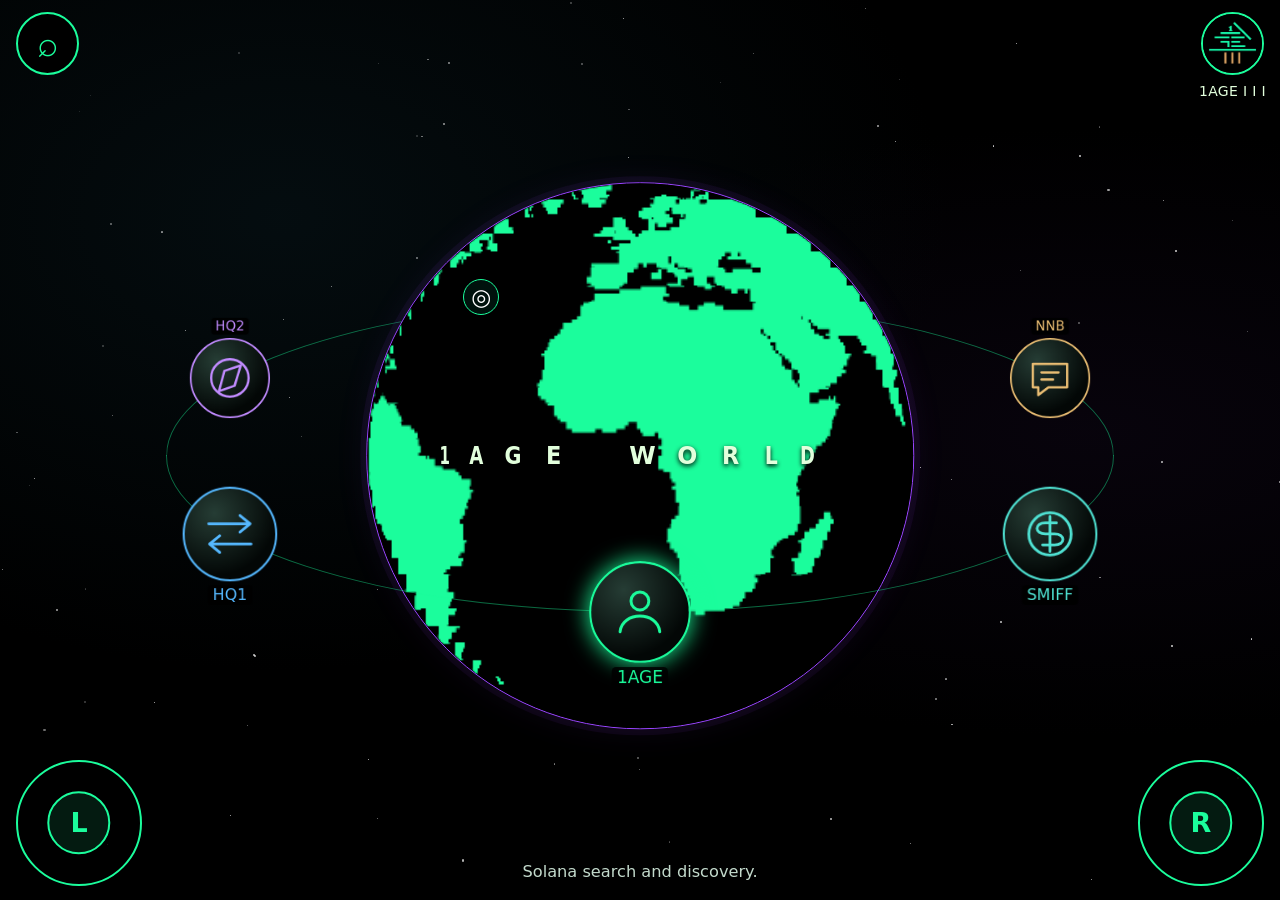
<file: index.html>
<!doctype html>
<html lang="en" data-home-site="studio"><head><meta charset="utf-8"><meta name="viewport" content="width=device-width,initial-scale=1">
<script src="/responsive-home.js?v=console-002"></script>
<!-- 1AGE release: cosmic-console-20261019-r1 -->
<title>1AGE I I I</title><meta name="description" content="1AGE I I I creates virtual worlds, games and interactive experiences."><meta name="theme-color" content="#000000">
<link rel="canonical" href="https://1agethe3rd.com/"><meta property="og:type" content="website"><meta property="og:site_name" content="1AGE I I I">
<meta property="og:title" content="1AGE I I I — Virtual World Studio"><meta property="og:description" content="1AGE I I I creates virtual worlds, games and interactive experiences."><meta property="og:url" content="https://1agethe3rd.com/">
<meta property="og:image" content="https://1agethe3rd.com/assets/1agethe3rd-logo.png"><meta property="og:image:alt" content="1AGE I I I logo"><meta name="twitter:card" content="summary">
<link rel="stylesheet" href="/style.css?v=console-r1">
<script type="application/ld+json">{"@context":"https://schema.org","@type":"Organization","name":"1AGE I I I","url":"https://1agethe3rd.com/","logo":"https://1agethe3rd.com/assets/1agethe3rd-logo.png"}</script><link rel="stylesheet" href="/orbit-home.css?v=hq-001"><link rel="apple-touch-icon" sizes="180x180" href="/assets/apple-touch-icon-1.png"><link rel="icon" type="image/svg+xml" sizes="any" href="/assets/1agethe3rd-favicon.svg?v=20261124"><style>.home-screen .brand-name{white-space:nowrap}</style><link rel="stylesheet" href="/responsive-home.css?v=console-005"><link rel="stylesheet" href="/world-geo.css?v=geo-001"></head>
<body class="home-screen"><a class="skip" href="#main">Skip to content</a><div class="starfield" aria-hidden="true"></div>
<header class="site-header"><div class="header-hub"><div class="header-wings" id="header-wings" hidden></div><button class="brand" type="button" aria-label="1AGE I I I menu" aria-expanded="false" aria-controls="header-wings"><span class="brand-circle"><img src="/assets/1agethe3rd-logo.png" alt="" width="84" height="84"></span><span class="brand-name">1AGE I I I</span></button></div>
</header>
<main id="main"><section class="search-home" aria-labelledby="search-title"><h1 id="search-title" class="sr-only">Search the Solana ecosystem.</h1>
<div class="search-expander"><button class="search-circle" aria-label="Open search" aria-expanded="false" aria-controls="search-form">⌕</button><form id="search-form" hidden class="search-form" role="search"><label class="sr-only" for="search-input">Search the 1AGE directory</label><span aria-hidden="true">⌕</span><input id="search-input" type="search" name="q" placeholder="Projects, wallets, games, tools…" autocomplete="off"><button type="submit">Search <span aria-hidden="true">↗</span></button></form></div>
<div class="quick-links" aria-label="Popular searches"><button class="quick-search" data-query="wallet">Wallets</button><button class="quick-search" data-query="defi">DeFi</button><button class="quick-search" data-query="games">Games</button><button class="quick-search" data-query="developer">Builder tools</button></div>
</section><section id="results-section" class="results-section" role="region" aria-labelledby="results-label" hidden><div class="results-header"><h2 id="results-label" aria-live="polite">Search the directory.</h2><button type="button" data-close-results aria-label="Close search results">×</button><span class="index-note">Early index · Not a complete ecosystem listing</span></div><div id="results" class="results"></div><noscript><p><a href="/directory/">Browse the directory</a></p></noscript></section>
<section class="universe" aria-label="Interactive 1AGE World project navigation">
<div class="world-scene"><div class="project-orbit" tabindex="0" role="group" aria-label="Project orbit. Drag to rotate, or use the arrow buttons below."><a class="project-planet" href="https://1age.com/" data-slot="0" data-name="1AGE" data-media="image" data-preview="/assets/world-previews/1age.svg" data-description="Solana search and discovery." style="--accent:#1BFD9C" aria-label="Explore 1AGE"><svg viewBox="0 0 64 64" aria-hidden="true" fill="none" stroke="currentColor" stroke-width="3" stroke-linecap="round" stroke-linejoin="round"><circle cx="32" cy="21" r="9"/><path d="M12 52c2-21 38-21 40 0"/></svg><span>1AGE</span></a><a class="project-planet" href="https://1age.space/hq1/" data-slot="1" data-name="HQ1" data-media="frame" data-preview="https://1age.space/hq1/?preview=1" data-description="Portland Soul District · Explore Sol Road." style="--accent:#55B8FF" aria-label="Explore HQ1"><svg viewBox="0 0 64 64" aria-hidden="true" fill="none" stroke="currentColor" stroke-width="3" stroke-linecap="round" stroke-linejoin="round"><path d="M9 21h45l-11-9M54 21l-11 9M55 43H10l11-9M10 43l11 9"/></svg><span>HQ1</span></a><a class="project-planet" href="https://1age.space/application.html?property=place-us-washington-anacostia-arts-1231" data-slot="2" data-name="HQ2" data-media="image" data-preview="/assets/world-previews/studio.svg" data-description="Historic Anacostia · HQ2 research and property discovery." style="--accent:#C18BFF" aria-label="Explore HQ2"><svg viewBox="0 0 64 64" aria-hidden="true" fill="none" stroke="currentColor" stroke-width="3" stroke-linecap="round" stroke-linejoin="round"><circle cx="32" cy="32" r="24"/><path d="M46 16 38 42 18 49 25 23z"/></svg><span>HQ2</span></a><a class="project-planet" href="https://northleftchef.com/" data-slot="3" data-name="NLC" data-media="image" data-preview="/assets/world-previews/nlc.svg" data-description="NorthLeftChef · A virtual music studio." style="--accent:#D3A16E" aria-label="Explore NLC"><svg viewBox="0 0 64 64" aria-hidden="true" fill="none" stroke="currentColor" stroke-width="3" stroke-linecap="round" stroke-linejoin="round"><path d="M19 19h26c10 0 17 32 8 34-6 1-12-12-17-12h-8c-5 0-11 13-17 12-9-2-2-34 8-34z"/><path d="M21 25v15M14 32h14"/><circle cx="43" cy="28" r="2"/><circle cx="49" cy="35" r="2"/></svg><span>NLC</span></a><a class="project-planet" href="https://nonamebesuto.com/" data-slot="4" data-name="NNB" data-media="frame" data-preview="https://nonamebesuto.com/?preview=1" data-description="No Name Besuto · Boxing lifestyle and heavy bag training." style="--accent:#E9BD73" aria-label="Explore NNB"><svg viewBox="0 0 64 64" aria-hidden="true" fill="none" stroke="currentColor" stroke-width="3" stroke-linecap="round" stroke-linejoin="round"><path d="M10 14h44v30H30L17 54V44h-7z"/><path d="M21 25h22M21 34h15"/></svg><span>NNB</span></a><a class="project-planet" href="#studio-ticker" data-slot="5" data-name="SMIFF" data-media="image" data-preview="/assets/world-previews/projects.svg" data-description="IRK SMIFF · In development." style="--accent:#50E3D4" aria-label="Explore SMIFF" data-preview-only="true"><svg viewBox="0 0 64 64" aria-hidden="true" fill="none" stroke="currentColor" stroke-width="3" stroke-linecap="round" stroke-linejoin="round"><circle cx="32" cy="32" r="23"/><path d="M39 20H27c-12 0-12 12 0 12h10c12 0 12 12 0 12H24M32 13v38"/></svg><span>SMIFF</span></a></div><button class="world-globe" aria-label="1AGEWorld. Drag to rotate; press to highlight."><span class="globe-texture" aria-hidden="true"></span></button><a class="world-entry" href="https://1age.world/" aria-label="Enter 1AGEWorld">Enter</a></div>
<div class="world-controls"><button data-rotate="-1" aria-label="Rotate projects left">L</button><span id="studio-ticker" role="status">Solana search and discovery.</span><button data-rotate="1" aria-label="Rotate projects right">R</button></div>
</section>
</main>

<script src="/homepage-world.js?v=console-003" defer></script><script src="/homepage-home-controls.js?v=console-004" defer></script><script src="/homepage-console-controls.js?v=console-003" defer></script><script src="/search.js?v=one-screen-20261017" defer></script><script src="/gamepad-controls.js" defer></script>
<script src="/world-geo.js?v=geo-001" defer></script></body></html>
</file>
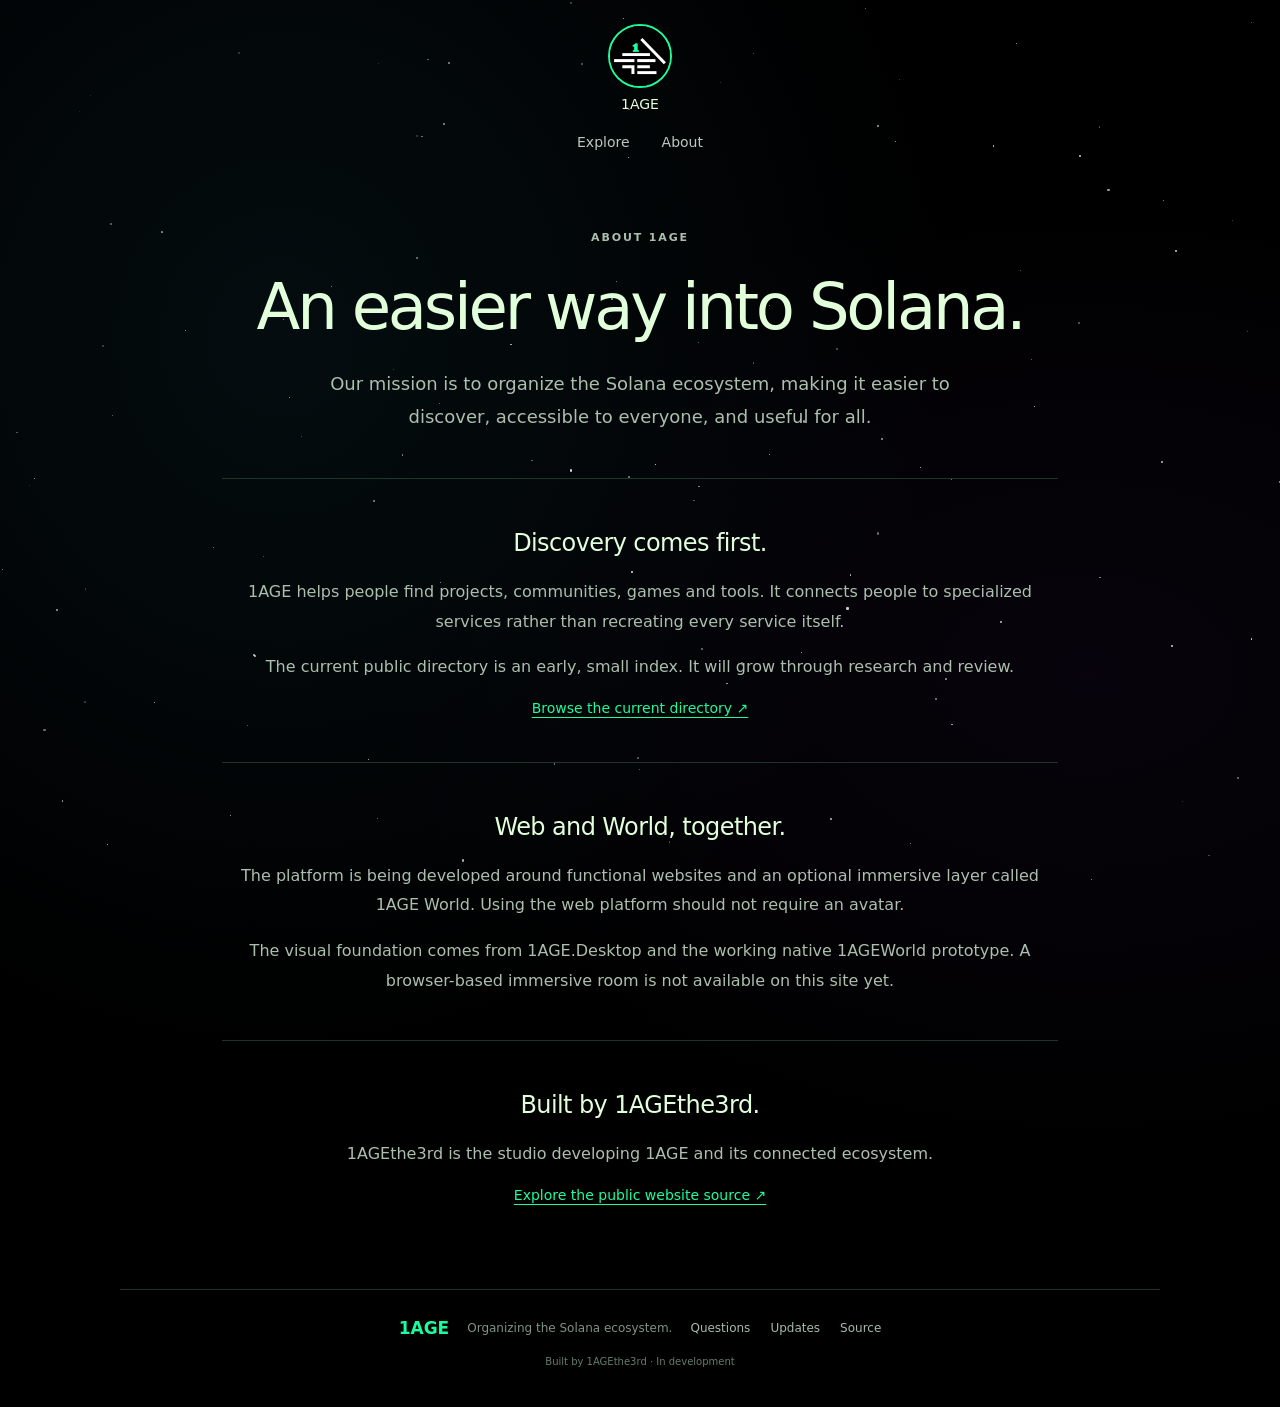
<file: about/index.html>
<!doctype html>
<html lang="en"><head><meta charset="utf-8"><meta name="viewport" content="width=device-width,initial-scale=1">
<!-- 1AGE release: cosmic-console-20261019-r1 -->
<title>AGE</title><meta name="description" content="Learn what 1AGE is: a Solana discovery platform with connected web applications and an immersive World in development."><meta name="theme-color" content="#000000">
<link rel="canonical" href="https://1age.com/about/"><meta property="og:type" content="website"><meta property="og:site_name" content="1AGE">
<meta property="og:title" content="About 1AGE — Organizing the Solana ecosystem"><meta property="og:description" content="Learn what 1AGE is: a Solana discovery platform with connected web applications and an immersive World in development."><meta property="og:url" content="https://1age.com/about/">
<meta property="og:image" content="https://1age.com/assets/1age-logo.png"><meta property="og:image:alt" content="1AGE logo"><meta name="twitter:card" content="summary">
<link rel="stylesheet" href="/style.css?v=console-r1">
<script type="application/ld+json">{"@context":"https://schema.org","@graph":[{"@type":"Organization","@id":"https://1age.com/#publisher","name":"1AGEthe3rd","url":"https://1age.com/about/","logo":"https://1age.com/assets/1age-logo.png","sameAs":["https://github.com/1AGEthe3rd"]},{"@type":"WebSite","@id":"https://1age.com/#website","name":"1AGE","alternateName":"1AGE.com","url":"https://1age.com/","description":"A discovery platform organizing the Solana ecosystem.","publisher":{"@id":"https://1age.com/#publisher"}},{"@type":"WebPage","@id":"https://1age.com/about/#page","url":"https://1age.com/about/","name":"About 1AGE \u2014 Organizing the Solana ecosystem","description":"Learn what 1AGE is: a Solana discovery platform with connected web applications and an immersive World in development.","isPartOf":{"@id":"https://1age.com/#website"}}]}</script><link rel="stylesheet" href="/orbit-home.css?v=console-r1"><link rel="icon" href="/favicon.ico" sizes="16x16 32x32 48x48 64x64"><link rel="icon" type="image/png" sizes="96x96" href="/assets/favicon-1-96.png"><link rel="icon" type="image/svg+xml" sizes="any" href="/assets/favicon-1.svg?v=20261021"><link rel="apple-touch-icon" sizes="180x180" href="/assets/apple-touch-icon-1.png"></head>
<body class="content-page"><a class="skip" href="#main">Skip to content</a><div class="starfield" aria-hidden="true"></div>
<header class="site-header"><div class="header-hub"><div class="header-wings" id="header-wings" hidden></div><button class="brand" type="button" aria-label="1AGE menu" aria-expanded="false" aria-controls="header-wings"><span class="brand-circle"><img src="/assets/1age-logo.svg" alt="" width="84" height="84"></span><span class="brand-name">1AGE</span></button></div>
<nav aria-label="Main navigation"><a href="/ecosystem/">Explore</a><a href="/about/">About</a></nav></header>
<main id="main" class="article"><p class="eyebrow">ABOUT 1AGE</p><h1>An easier way into Solana.</h1><p class="lead">Our mission is to organize the Solana ecosystem, making it easier to discover, accessible to everyone, and useful for all.</p><section><h2>Discovery comes first.</h2><p>1AGE helps people find projects, communities, games and tools. It connects people to specialized services rather than recreating every service itself.</p><p>The current public directory is an early, small index. It will grow through research and review.</p><a href="/directory/">Browse the current directory ↗</a></section><section><h2>Web and World, together.</h2><p>The platform is being developed around functional websites and an optional immersive layer called 1AGE World. Using the web platform should not require an avatar.</p><p>The visual foundation comes from 1AGE.Desktop and the working native 1AGEWorld prototype. A browser-based immersive room is not available on this site yet.</p></section><section><h2>Built by 1AGEthe3rd.</h2><p>1AGEthe3rd is the studio developing 1AGE and its connected ecosystem.</p><a href="https://github.com/1AGEthe3rd/1age">Explore the public website source ↗</a></section></main>
<footer><a href="/">1AGE</a><span>Organizing the Solana ecosystem.</span><nav aria-label="Footer"><a href="/faq/">Questions</a><a href="/updates/">Updates</a><a href="https://github.com/1AGEthe3rd/1age" rel="noopener noreferrer">Source</a></nav><small>Built by 1AGEthe3rd · In development</small></footer>
<script src="/world.js?v=console-r1" defer></script><script src="/home-controls.js?v=console-r1" defer></script></body></html>
</file>
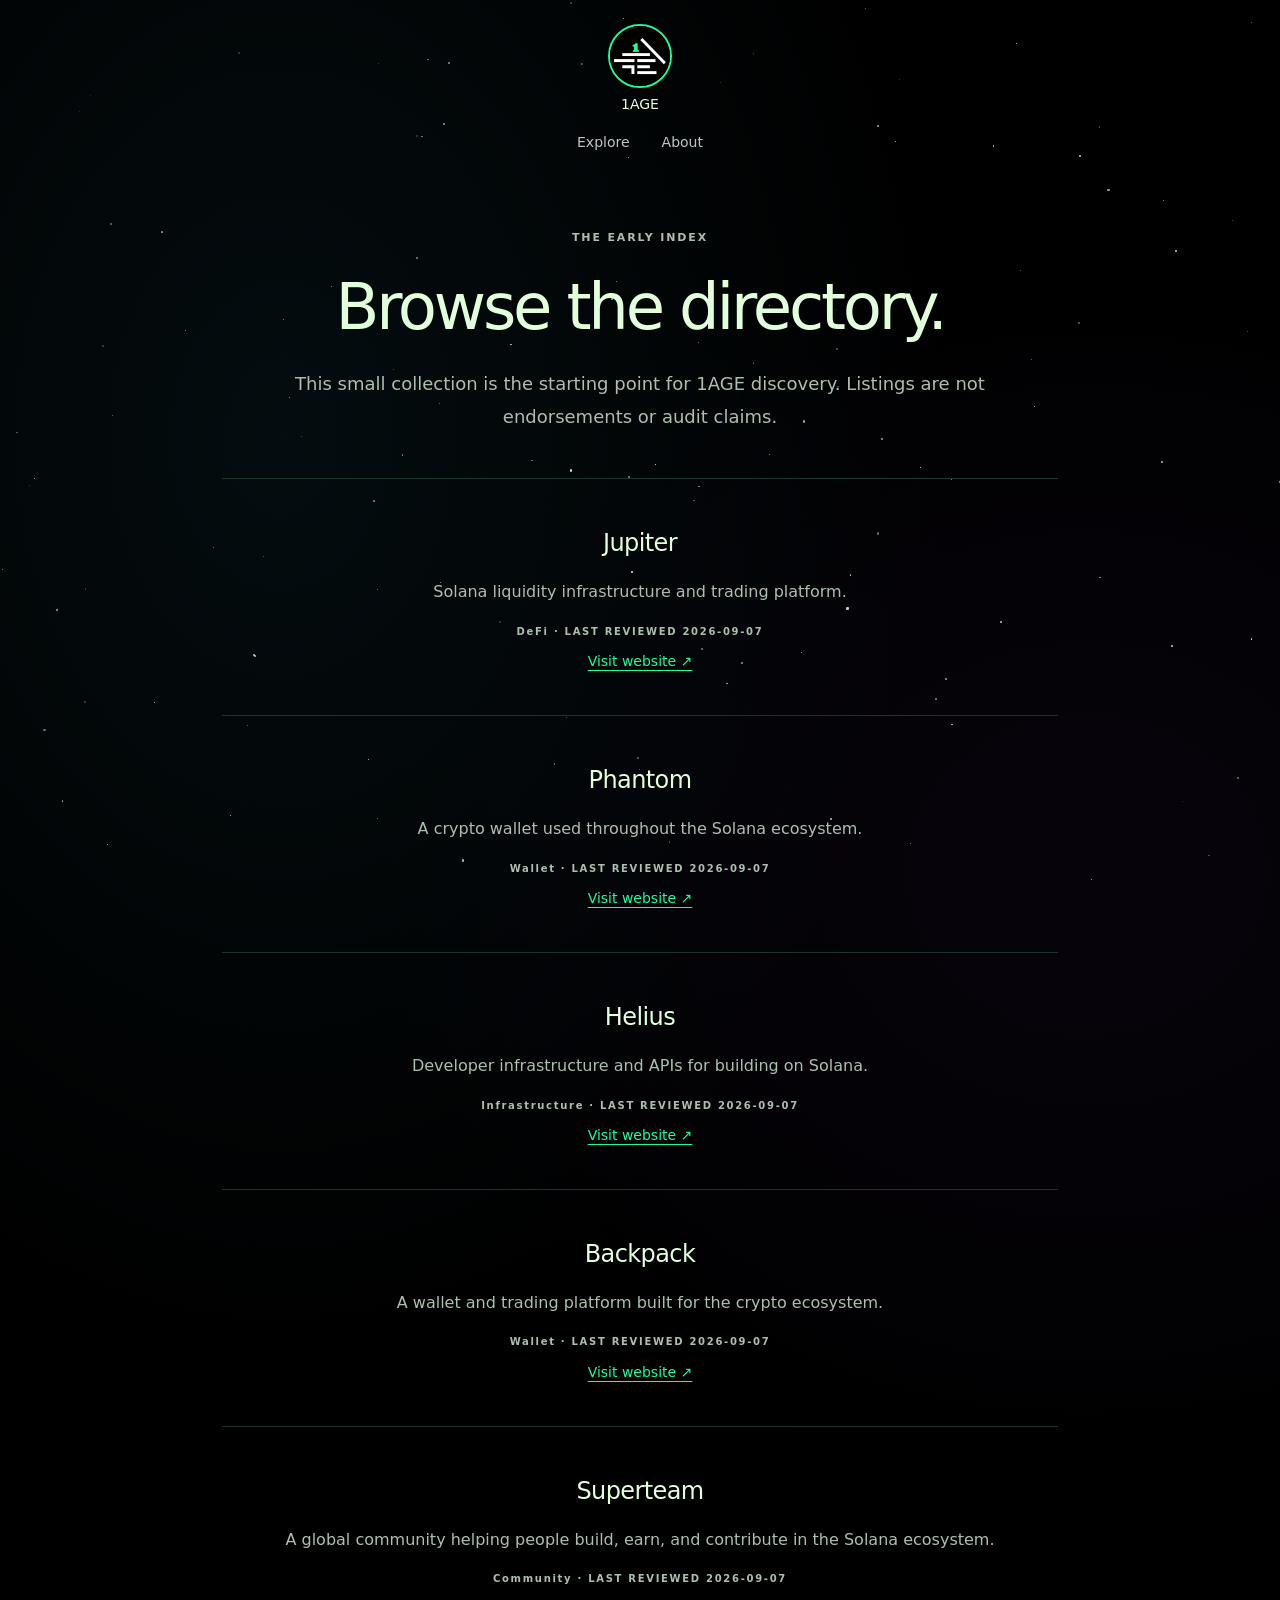
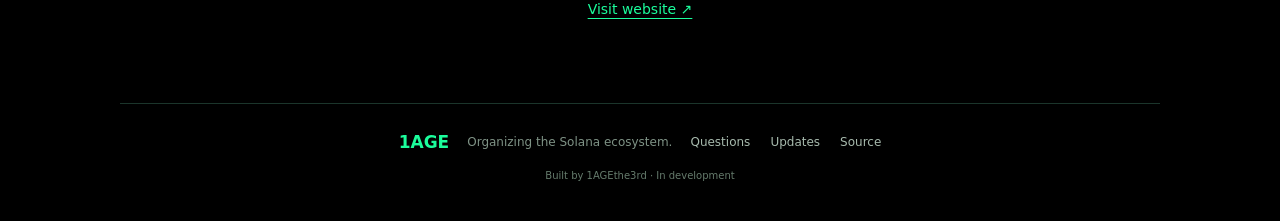
<file: directory/index.html>
<!doctype html>
<html lang="en"><head><meta charset="utf-8"><meta name="viewport" content="width=device-width,initial-scale=1">
<!-- 1AGE release: cosmic-console-20261019-r1 -->
<title>AGE</title><meta name="description" content="Browse the current 1AGE directory of Solana wallets, tools, projects and communities, with links and review dates."><meta name="theme-color" content="#000000">
<link rel="canonical" href="https://1age.com/directory/"><meta property="og:type" content="website"><meta property="og:site_name" content="1AGE">
<meta property="og:title" content="Solana directory — Browse the early 1AGE index"><meta property="og:description" content="Browse the current 1AGE directory of Solana wallets, tools, projects and communities, with links and review dates."><meta property="og:url" content="https://1age.com/directory/">
<meta property="og:image" content="https://1age.com/assets/1age-logo.png"><meta property="og:image:alt" content="1AGE logo"><meta name="twitter:card" content="summary">
<link rel="stylesheet" href="/style.css?v=console-r1">
<script type="application/ld+json">{"@context":"https://schema.org","@graph":[{"@type":"Organization","@id":"https://1age.com/#publisher","name":"1AGEthe3rd","url":"https://1age.com/about/","logo":"https://1age.com/assets/1age-logo.png","sameAs":["https://github.com/1AGEthe3rd"]},{"@type":"WebSite","@id":"https://1age.com/#website","name":"1AGE","alternateName":"1AGE.com","url":"https://1age.com/","description":"A discovery platform organizing the Solana ecosystem.","publisher":{"@id":"https://1age.com/#publisher"}},{"@type":"WebPage","@id":"https://1age.com/directory/#page","url":"https://1age.com/directory/","name":"Solana directory \u2014 Browse the early 1AGE index","description":"Browse the current 1AGE directory of Solana wallets, tools, projects and communities, with links and review dates.","isPartOf":{"@id":"https://1age.com/#website"}}]}</script><link rel="stylesheet" href="/orbit-home.css?v=console-r1"><link rel="icon" href="/favicon.ico" sizes="16x16 32x32 48x48 64x64"><link rel="icon" type="image/png" sizes="96x96" href="/assets/favicon-1-96.png"><link rel="icon" type="image/svg+xml" sizes="any" href="/assets/favicon-1.svg?v=20261021"><link rel="apple-touch-icon" sizes="180x180" href="/assets/apple-touch-icon-1.png"></head>
<body class="content-page"><a class="skip" href="#main">Skip to content</a><div class="starfield" aria-hidden="true"></div>
<header class="site-header"><div class="header-hub"><div class="header-wings" id="header-wings" hidden></div><button class="brand" type="button" aria-label="1AGE menu" aria-expanded="false" aria-controls="header-wings"><span class="brand-circle"><img src="/assets/1age-logo.svg" alt="" width="84" height="84"></span><span class="brand-name">1AGE</span></button></div>
<nav aria-label="Main navigation"><a href="/ecosystem/">Explore</a><a href="/about/">About</a></nav></header>
<main id="main" class="article"><p class="eyebrow">THE EARLY INDEX</p><h1>Browse the directory.</h1><p class="lead">This small collection is the starting point for 1AGE discovery. Listings are not endorsements or audit claims.</p><article class="directory-entry"><h2>Jupiter</h2><p>Solana liquidity infrastructure and trading platform.</p><p class="eyebrow">DeFi · LAST REVIEWED 2026-09-07</p><a href="https://jup.ag" target="_blank" rel="noopener noreferrer">Visit website ↗</a></article><article class="directory-entry"><h2>Phantom</h2><p>A crypto wallet used throughout the Solana ecosystem.</p><p class="eyebrow">Wallet · LAST REVIEWED 2026-09-07</p><a href="https://phantom.com" target="_blank" rel="noopener noreferrer">Visit website ↗</a></article><article class="directory-entry"><h2>Helius</h2><p>Developer infrastructure and APIs for building on Solana.</p><p class="eyebrow">Infrastructure · LAST REVIEWED 2026-09-07</p><a href="https://helius.dev" target="_blank" rel="noopener noreferrer">Visit website ↗</a></article><article class="directory-entry"><h2>Backpack</h2><p>A wallet and trading platform built for the crypto ecosystem.</p><p class="eyebrow">Wallet · LAST REVIEWED 2026-09-07</p><a href="https://backpack.app" target="_blank" rel="noopener noreferrer">Visit website ↗</a></article><article class="directory-entry"><h2>Superteam</h2><p>A global community helping people build, earn, and contribute in the Solana ecosystem.</p><p class="eyebrow">Community · LAST REVIEWED 2026-09-07</p><a href="https://superteam.fun" target="_blank" rel="noopener noreferrer">Visit website ↗</a></article></main>
<footer><a href="/">1AGE</a><span>Organizing the Solana ecosystem.</span><nav aria-label="Footer"><a href="/faq/">Questions</a><a href="/updates/">Updates</a><a href="https://github.com/1AGEthe3rd/1age" rel="noopener noreferrer">Source</a></nav><small>Built by 1AGEthe3rd · In development</small></footer>
<script src="/world.js?v=console-r1" defer></script><script src="/home-controls.js?v=console-r1" defer></script></body></html>
</file>
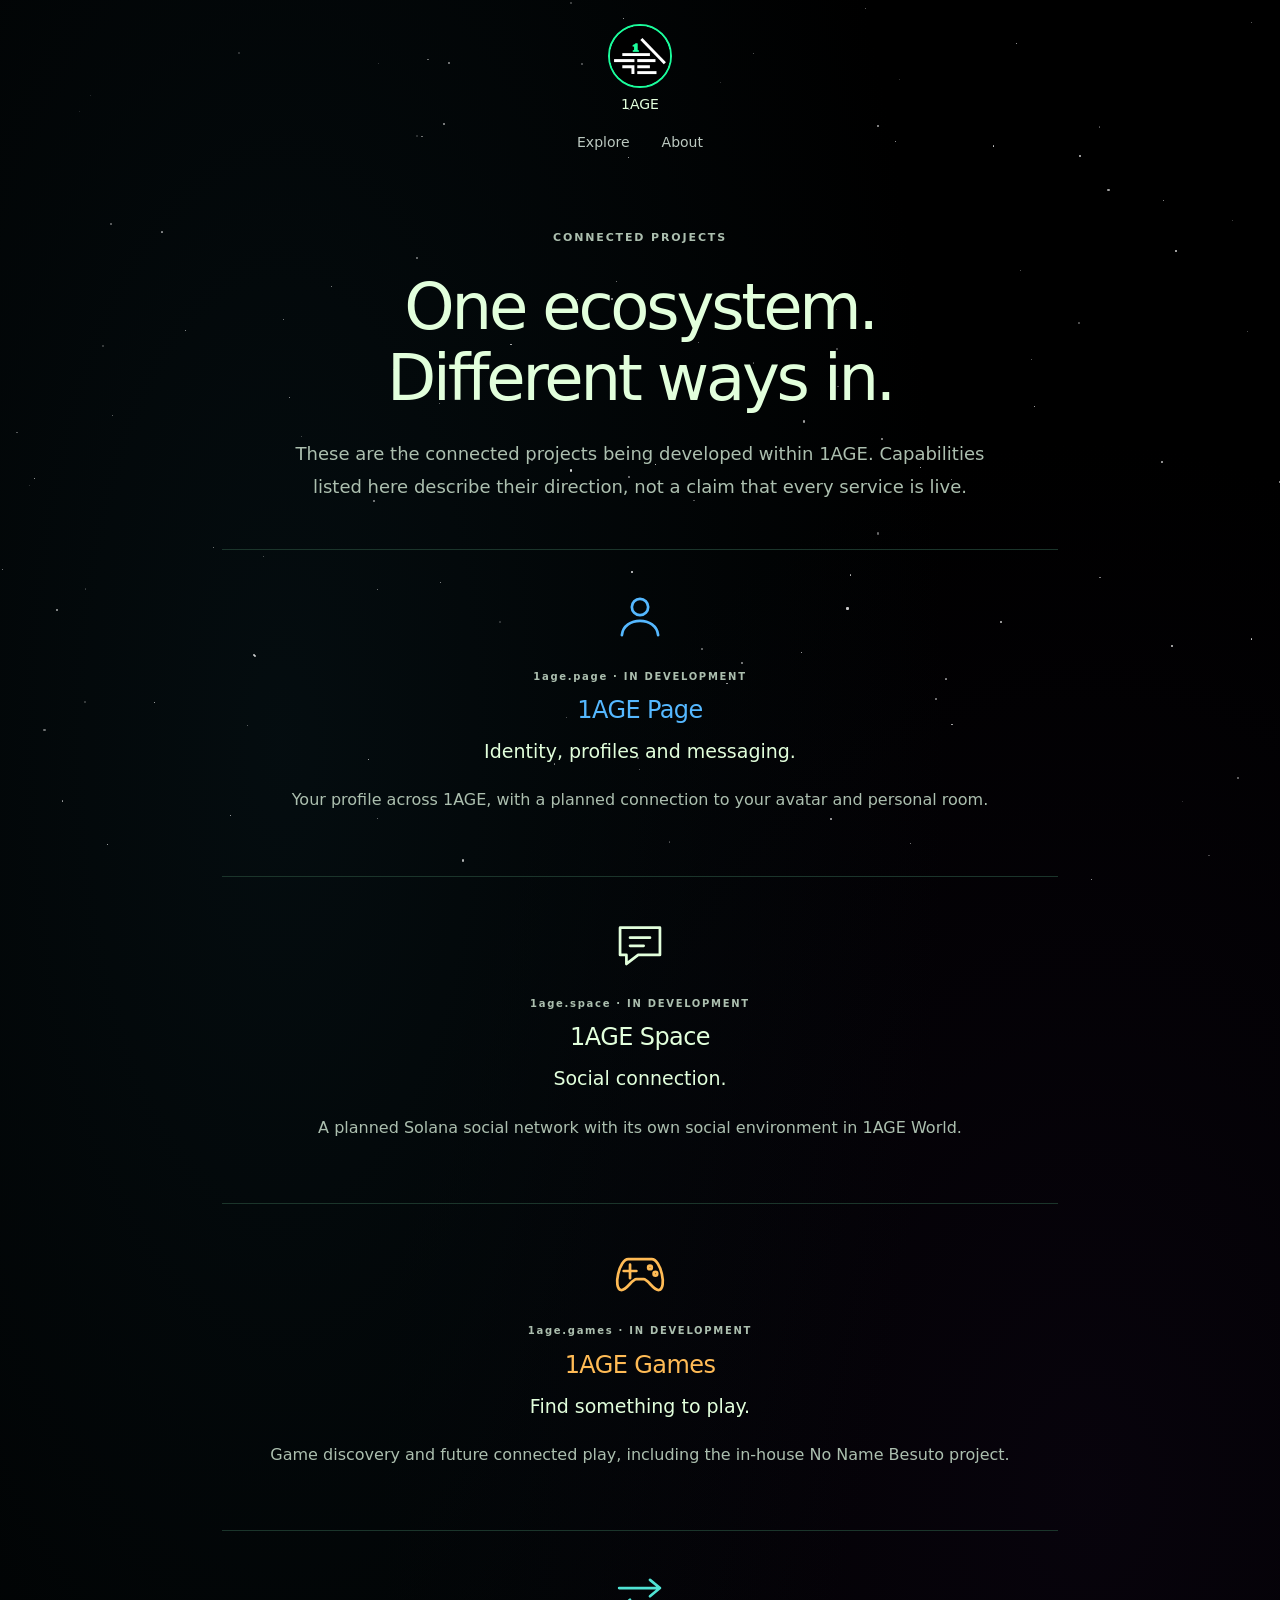
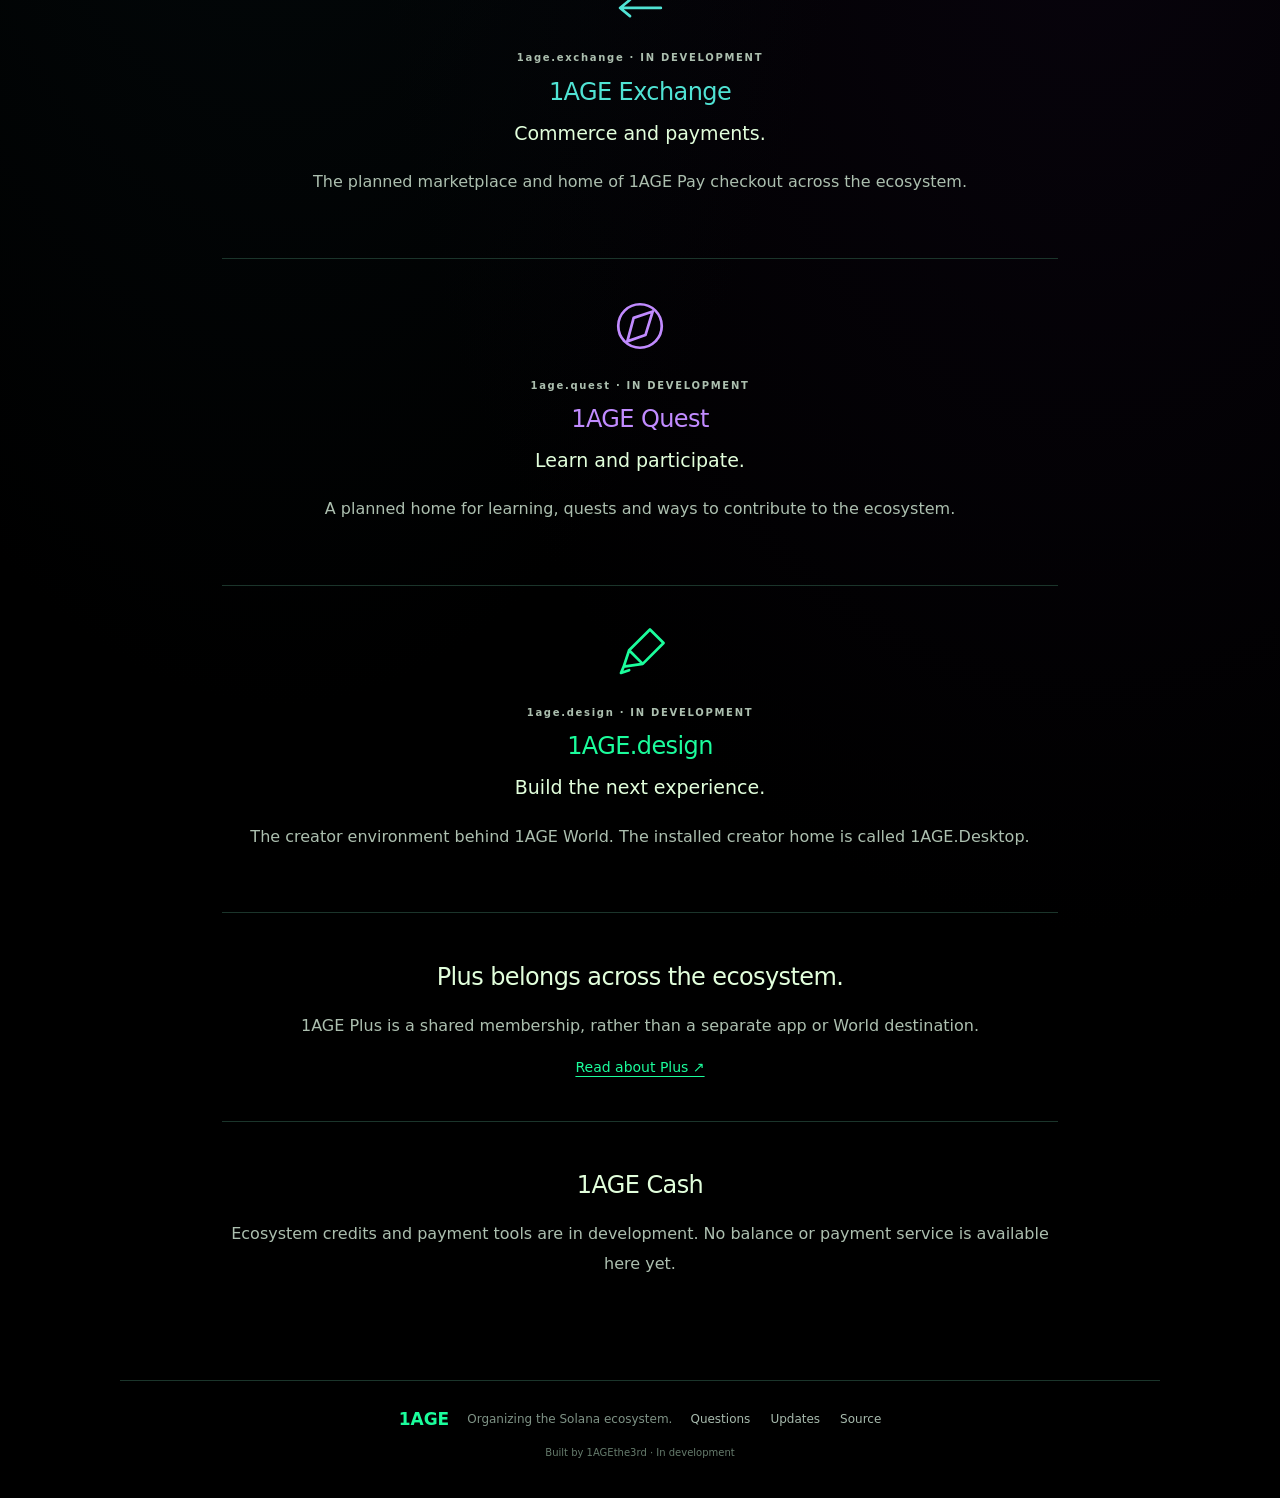
<file: ecosystem/index.html>
<!doctype html>
<html lang="en"><head><meta charset="utf-8"><meta name="viewport" content="width=device-width,initial-scale=1">
<!-- 1AGE release: cosmic-console-20261019-r1 -->
<title>AGE</title><meta name="description" content="Explore the roles of the connected 1AGE projects and learn what is in development."><meta name="theme-color" content="#000000">
<link rel="canonical" href="https://1age.com/ecosystem/"><meta property="og:type" content="website"><meta property="og:site_name" content="1AGE">
<meta property="og:title" content="The 1AGE ecosystem — Page, Space, Games, Exchange, Quest and Design"><meta property="og:description" content="Explore the roles of the connected 1AGE projects and learn what is in development."><meta property="og:url" content="https://1age.com/ecosystem/">
<meta property="og:image" content="https://1age.com/assets/1age-logo.png"><meta property="og:image:alt" content="1AGE logo"><meta name="twitter:card" content="summary">
<link rel="stylesheet" href="/style.css?v=console-r1">
<script type="application/ld+json">{"@context":"https://schema.org","@graph":[{"@type":"Organization","@id":"https://1age.com/#publisher","name":"1AGEthe3rd","url":"https://1age.com/about/","logo":"https://1age.com/assets/1age-logo.png","sameAs":["https://github.com/1AGEthe3rd"]},{"@type":"WebSite","@id":"https://1age.com/#website","name":"1AGE","alternateName":"1AGE.com","url":"https://1age.com/","description":"A discovery platform organizing the Solana ecosystem.","publisher":{"@id":"https://1age.com/#publisher"}},{"@type":"WebPage","@id":"https://1age.com/ecosystem/#page","url":"https://1age.com/ecosystem/","name":"The 1AGE ecosystem \u2014 Page, Space, Games, Exchange, Quest and Design","description":"Explore the roles of the connected 1AGE projects and learn what is in development.","isPartOf":{"@id":"https://1age.com/#website"}}]}</script><link rel="stylesheet" href="/orbit-home.css?v=console-r1"><link rel="icon" href="/favicon.ico" sizes="16x16 32x32 48x48 64x64"><link rel="icon" type="image/png" sizes="96x96" href="/assets/favicon-1-96.png"><link rel="icon" type="image/svg+xml" sizes="any" href="/assets/favicon-1.svg?v=20261021"><link rel="apple-touch-icon" sizes="180x180" href="/assets/apple-touch-icon-1.png"></head>
<body class="content-page"><a class="skip" href="#main">Skip to content</a><div class="starfield" aria-hidden="true"></div>
<header class="site-header"><div class="header-hub"><div class="header-wings" id="header-wings" hidden></div><button class="brand" type="button" aria-label="1AGE menu" aria-expanded="false" aria-controls="header-wings"><span class="brand-circle"><img src="/assets/1age-logo.svg" alt="" width="84" height="84"></span><span class="brand-name">1AGE</span></button></div>
<nav aria-label="Main navigation"><a href="/ecosystem/">Explore</a><a href="/about/">About</a></nav></header>
<main id="main" class="article"><p class="eyebrow">CONNECTED PROJECTS</p><h1>One ecosystem.<br>Different ways in.</h1><p class="lead">These are the connected projects being developed within 1AGE. Capabilities listed here describe their direction, not a claim that every service is live.</p><section id="page" class="ecosystem-entry" style="--accent:#55B8FF"><div class="entry-icon"><svg viewBox="0 0 64 64" aria-hidden="true" fill="none" stroke="currentColor" stroke-width="3" stroke-linecap="round" stroke-linejoin="round"><circle cx="32" cy="21" r="9"/><path d="M12 52c2-21 38-21 40 0"/></svg></div><div><p class="eyebrow">1age.page · IN DEVELOPMENT</p><h2>1AGE Page</h2><p class="lead-small">Identity, profiles and messaging.</p><p>Your profile across 1AGE, with a planned connection to your avatar and personal room.</p></div></section><section id="space" class="ecosystem-entry" style="--accent:#E2FFDC"><div class="entry-icon"><svg viewBox="0 0 64 64" aria-hidden="true" fill="none" stroke="currentColor" stroke-width="3" stroke-linecap="round" stroke-linejoin="round"><path d="M10 14h44v30H30L17 54V44h-7z"/><path d="M21 25h22M21 34h15"/></svg></div><div><p class="eyebrow">1age.space · IN DEVELOPMENT</p><h2>1AGE Space</h2><p class="lead-small">Social connection.</p><p>A planned Solana social network with its own social environment in 1AGE World.</p></div></section><section id="games" class="ecosystem-entry" style="--accent:#FFBB55"><div class="entry-icon"><svg viewBox="0 0 64 64" aria-hidden="true" fill="none" stroke="currentColor" stroke-width="3" stroke-linecap="round" stroke-linejoin="round"><path d="M19 19h26c10 0 17 32 8 34-6 1-12-12-17-12h-8c-5 0-11 13-17 12-9-2-2-34 8-34z"/><path d="M21 25v15M14 32h14"/><circle cx="43" cy="28" r="2"/><circle cx="49" cy="35" r="2"/></svg></div><div><p class="eyebrow">1age.games · IN DEVELOPMENT</p><h2>1AGE Games</h2><p class="lead-small">Find something to play.</p><p>Game discovery and future connected play, including the in-house No Name Besuto project.</p></div></section><section id="exchange" class="ecosystem-entry" style="--accent:#50E3D4"><div class="entry-icon"><svg viewBox="0 0 64 64" aria-hidden="true" fill="none" stroke="currentColor" stroke-width="3" stroke-linecap="round" stroke-linejoin="round"><path d="M9 21h45l-11-9M54 21l-11 9M55 43H10l11-9M10 43l11 9"/></svg></div><div><p class="eyebrow">1age.exchange · IN DEVELOPMENT</p><h2>1AGE Exchange</h2><p class="lead-small">Commerce and payments.</p><p>The planned marketplace and home of 1AGE Pay checkout across the ecosystem.</p></div></section><section id="quest" class="ecosystem-entry" style="--accent:#C18BFF"><div class="entry-icon"><svg viewBox="0 0 64 64" aria-hidden="true" fill="none" stroke="currentColor" stroke-width="3" stroke-linecap="round" stroke-linejoin="round"><circle cx="32" cy="32" r="24"/><path d="M46 16 38 42 18 49 25 23z"/></svg></div><div><p class="eyebrow">1age.quest · IN DEVELOPMENT</p><h2>1AGE Quest</h2><p class="lead-small">Learn and participate.</p><p>A planned home for learning, quests and ways to contribute to the ecosystem.</p></div></section><section id="design" class="ecosystem-entry" style="--accent:#1BFD9C"><div class="entry-icon"><svg viewBox="0 0 64 64" aria-hidden="true" fill="none" stroke="currentColor" stroke-width="3" stroke-linecap="round" stroke-linejoin="round"><path d="m14 47 6-18L43 6l15 15-23 23zM20 29l15 15M14 47l-3 7 9-3"/></svg></div><div><p class="eyebrow">1age.design · IN DEVELOPMENT</p><h2>1AGE.design</h2><p class="lead-small">Build the next experience.</p><p>The creator environment behind 1AGE World. The installed creator home is called 1AGE.Desktop.</p></div></section><section><h2>Plus belongs across the ecosystem.</h2><p>1AGE Plus is a shared membership, rather than a separate app or World destination.</p><a href="/plus/">Read about Plus ↗</a></section><section id="cash"><h2>1AGE Cash</h2><p>Ecosystem credits and payment tools are in development. No balance or payment service is available here yet.</p></section></main>
<footer><a href="/">1AGE</a><span>Organizing the Solana ecosystem.</span><nav aria-label="Footer"><a href="/faq/">Questions</a><a href="/updates/">Updates</a><a href="https://github.com/1AGEthe3rd/1age" rel="noopener noreferrer">Source</a></nav><small>Built by 1AGEthe3rd · In development</small></footer>
<script src="/world.js?v=console-r1" defer></script><script src="/home-controls.js?v=console-r1" defer></script></body></html>
</file>
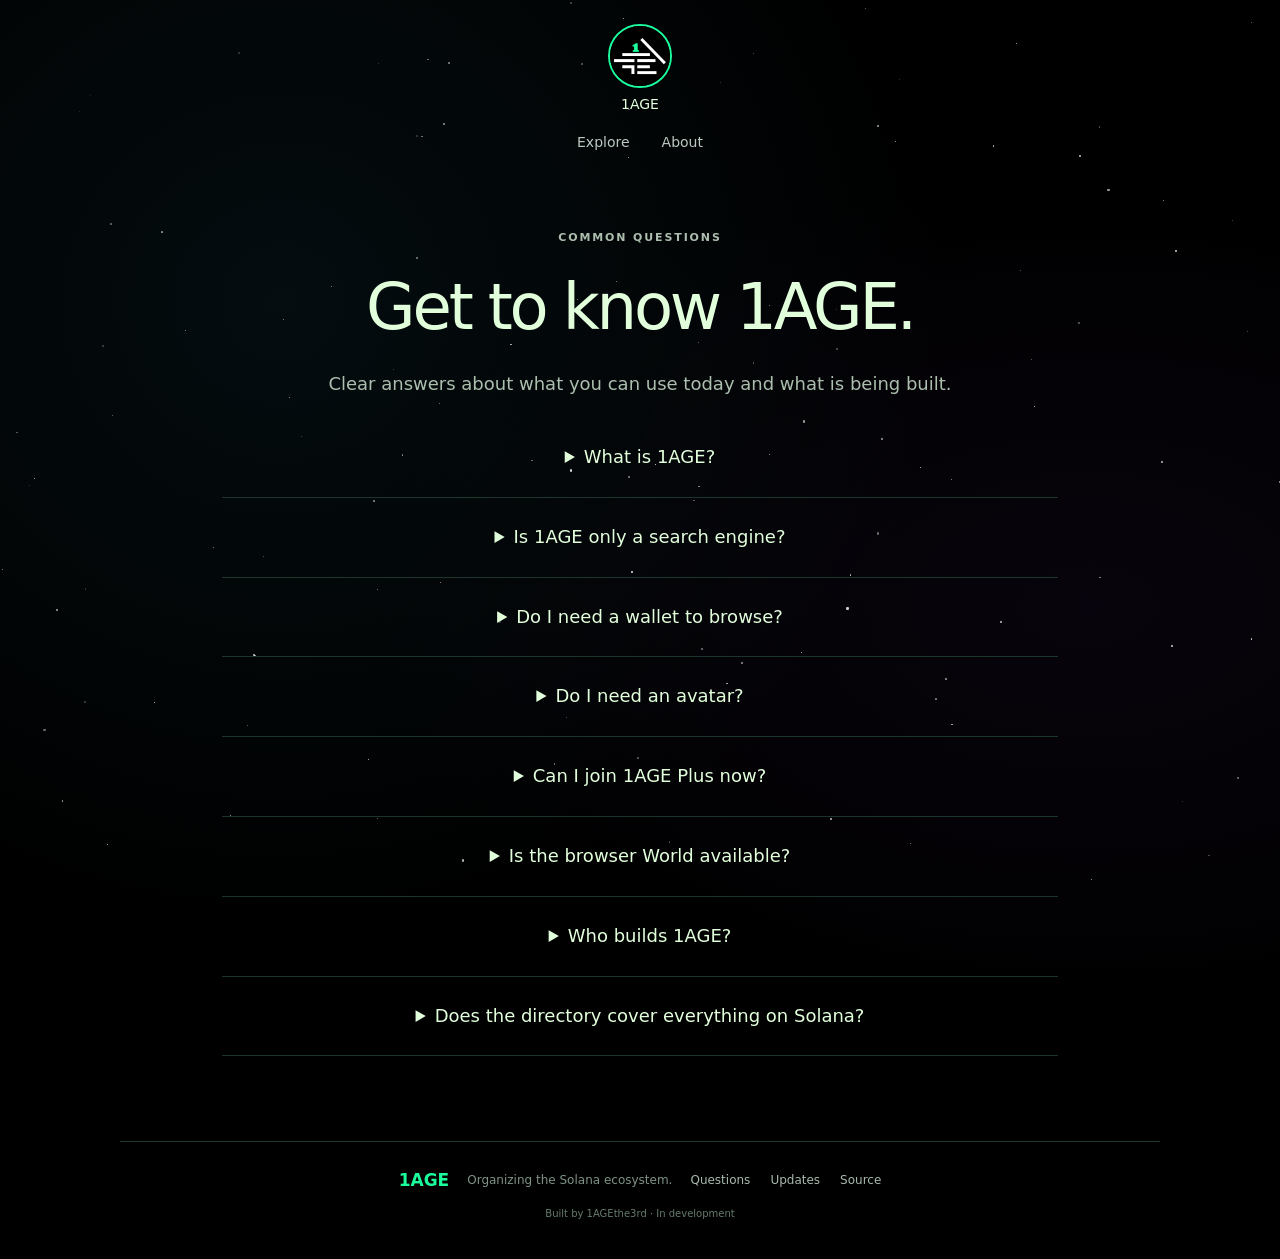
<file: faq/index.html>
<!doctype html>
<html lang="en"><head><meta charset="utf-8"><meta name="viewport" content="width=device-width,initial-scale=1">
<!-- 1AGE release: cosmic-console-20261019-r1 -->
<title>AGE</title><meta name="description" content="Answers to common questions about 1AGE, its Solana directory, World, membership and current development status."><meta name="theme-color" content="#000000">
<link rel="canonical" href="https://1age.com/faq/"><meta property="og:type" content="website"><meta property="og:site_name" content="1AGE">
<meta property="og:title" content="1AGE questions — Search, World, accounts and Plus"><meta property="og:description" content="Answers to common questions about 1AGE, its Solana directory, World, membership and current development status."><meta property="og:url" content="https://1age.com/faq/">
<meta property="og:image" content="https://1age.com/assets/1age-logo.png"><meta property="og:image:alt" content="1AGE logo"><meta name="twitter:card" content="summary">
<link rel="stylesheet" href="/style.css?v=console-r1">
<script type="application/ld+json">{"@context":"https://schema.org","@graph":[{"@type":"Organization","@id":"https://1age.com/#publisher","name":"1AGEthe3rd","url":"https://1age.com/about/","logo":"https://1age.com/assets/1age-logo.png","sameAs":["https://github.com/1AGEthe3rd"]},{"@type":"WebSite","@id":"https://1age.com/#website","name":"1AGE","alternateName":"1AGE.com","url":"https://1age.com/","description":"A discovery platform organizing the Solana ecosystem.","publisher":{"@id":"https://1age.com/#publisher"}},{"@type":"WebPage","@id":"https://1age.com/faq/#page","url":"https://1age.com/faq/","name":"1AGE questions \u2014 Search, World, accounts and Plus","description":"Answers to common questions about 1AGE, its Solana directory, World, membership and current development status.","isPartOf":{"@id":"https://1age.com/#website"}}]}</script><link rel="stylesheet" href="/orbit-home.css?v=console-r1"><link rel="icon" href="/favicon.ico" sizes="16x16 32x32 48x48 64x64"><link rel="icon" type="image/png" sizes="96x96" href="/assets/favicon-1-96.png"><link rel="icon" type="image/svg+xml" sizes="any" href="/assets/favicon-1.svg?v=20261021"><link rel="apple-touch-icon" sizes="180x180" href="/assets/apple-touch-icon-1.png"></head>
<body class="content-page"><a class="skip" href="#main">Skip to content</a><div class="starfield" aria-hidden="true"></div>
<header class="site-header"><div class="header-hub"><div class="header-wings" id="header-wings" hidden></div><button class="brand" type="button" aria-label="1AGE menu" aria-expanded="false" aria-controls="header-wings"><span class="brand-circle"><img src="/assets/1age-logo.svg" alt="" width="84" height="84"></span><span class="brand-name">1AGE</span></button></div>
<nav aria-label="Main navigation"><a href="/ecosystem/">Explore</a><a href="/about/">About</a></nav></header>
<main id="main" class="article"><p class="eyebrow">COMMON QUESTIONS</p><h1>Get to know 1AGE.</h1><p class="lead">Clear answers about what you can use today and what is being built.</p><details><summary>What is 1AGE?</summary><p>1AGE is a discovery platform organizing the Solana ecosystem, with connected web applications and an immersive World in development.</p></details><details><summary>Is 1AGE only a search engine?</summary><p>Search is a primary entry point. The wider platform connects identity, social experiences, games, commerce, learning and creation.</p></details><details><summary>Do I need a wallet to browse?</summary><p>You can search this directory and read the public pages without connecting a wallet.</p></details><details><summary>Do I need an avatar?</summary><p>No avatar is required to use the current website. Avatars belong to the planned immersive experiences.</p></details><details><summary>Can I join 1AGE Plus now?</summary><p>Not yet. Member benefits, payment details, renewal and refund terms will be published before payments open.</p></details><details><summary>Is the browser World available?</summary><p>The homepage offers globe navigation. A full immersive browser room is still in development.</p></details><details><summary>Who builds 1AGE?</summary><p>1AGEthe3rd is the studio developing the platform.</p></details><details><summary>Does the directory cover everything on Solana?</summary><p>No. The current directory is an early, small collection. A listing is not an endorsement or a claim that a project has been audited.</p></details></main>
<footer><a href="/">1AGE</a><span>Organizing the Solana ecosystem.</span><nav aria-label="Footer"><a href="/faq/">Questions</a><a href="/updates/">Updates</a><a href="https://github.com/1AGEthe3rd/1age" rel="noopener noreferrer">Source</a></nav><small>Built by 1AGEthe3rd · In development</small></footer>
<script src="/world.js?v=console-r1" defer></script><script src="/home-controls.js?v=console-r1" defer></script></body></html>
</file>
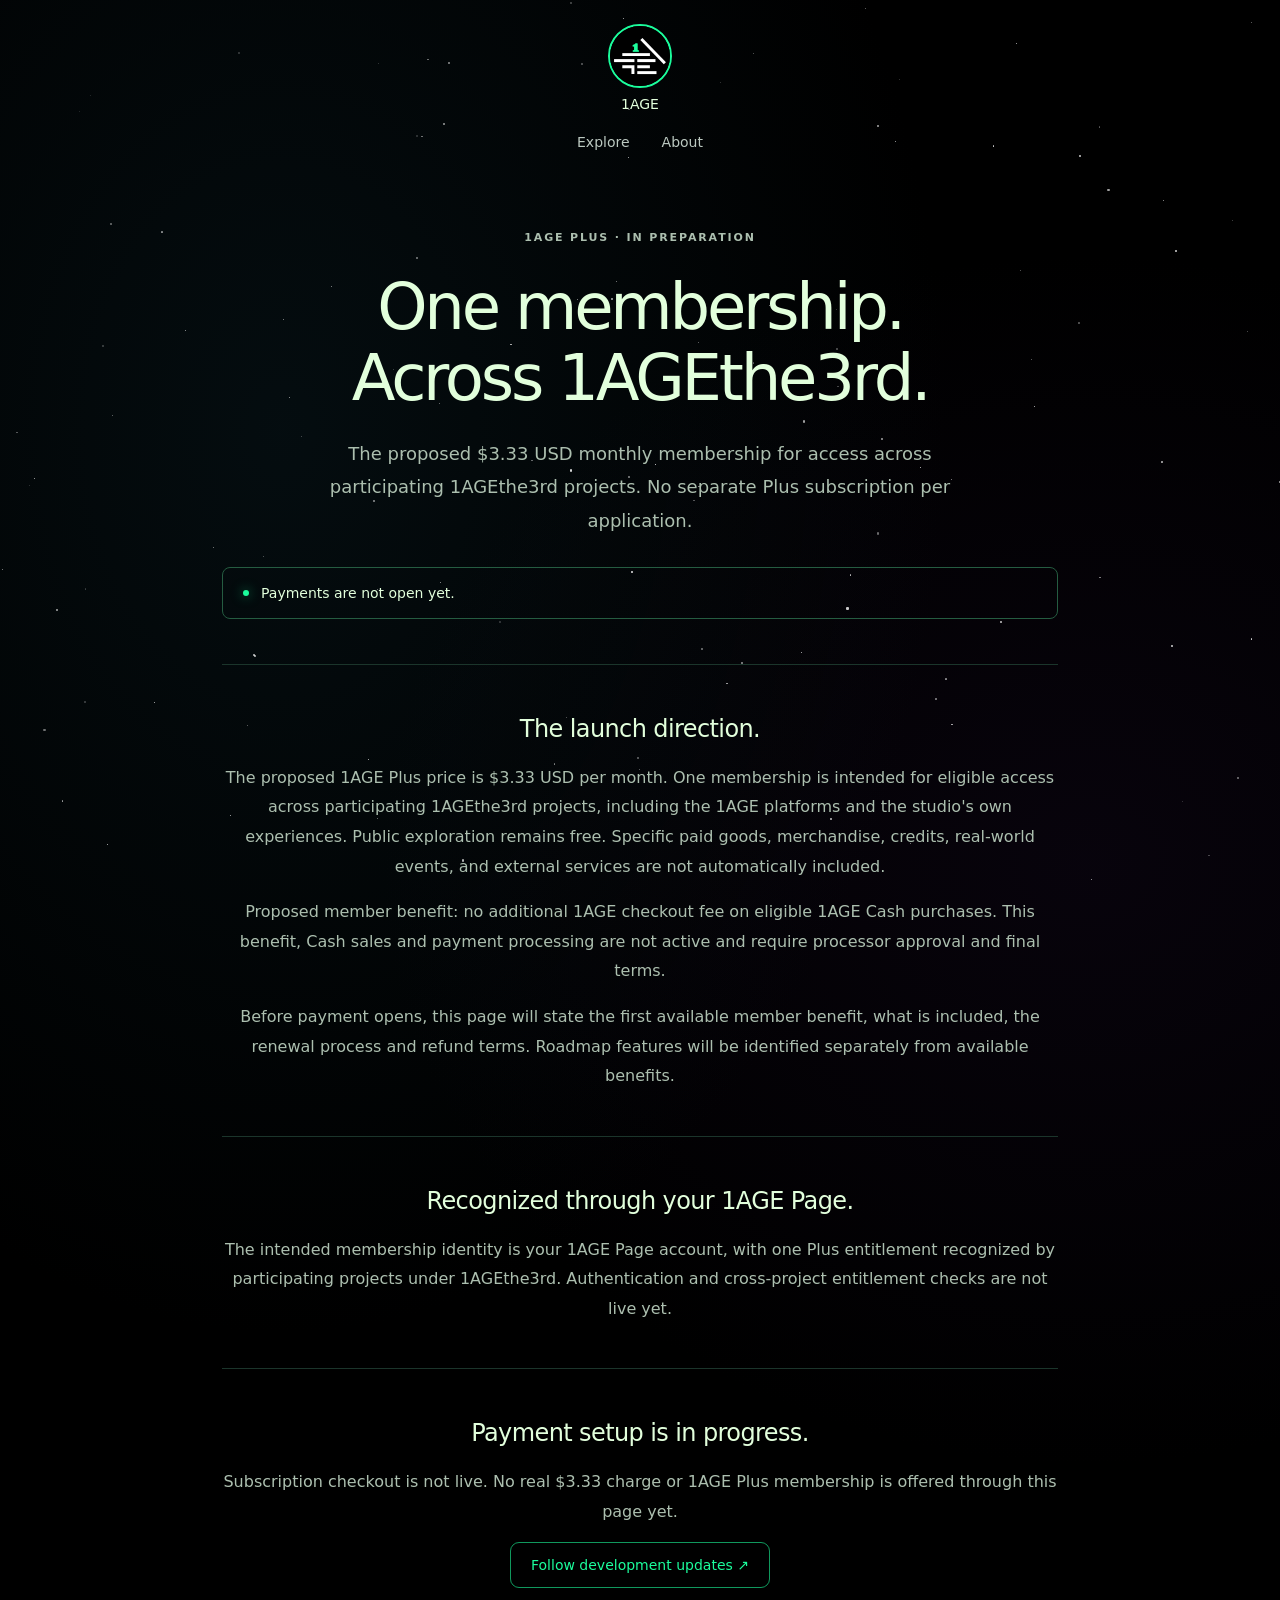
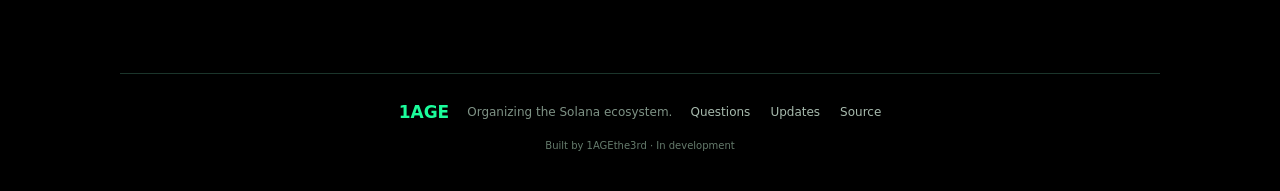
<file: plus/index.html>
<!doctype html>
<html lang="en"><head><meta charset="utf-8"><meta name="viewport" content="width=device-width,initial-scale=1">
<!-- 1AGE release: cosmic-console-20261019-r1 -->
<title>AGE</title><meta name="description" content="Learn about the planned 1AGE Plus membership, the proposed $3.33 USD monthly membership across 1AGEthe3rd projects, and what will be published before payments open."><meta name="theme-color" content="#000000">
<link rel="canonical" href="https://1age.com/plus/"><meta property="og:type" content="website"><meta property="og:site_name" content="1AGE">
<meta property="og:title" content="1AGE Plus — Membership in preparation"><meta property="og:description" content="Learn about the planned 1AGE Plus membership, the proposed $3.33 USD monthly membership across 1AGEthe3rd projects, and what will be published before payments open."><meta property="og:url" content="https://1age.com/plus/">
<meta property="og:image" content="https://1age.com/assets/1age-logo.png"><meta property="og:image:alt" content="1AGE logo"><meta name="twitter:card" content="summary">
<link rel="stylesheet" href="/style.css?v=console-r1">
<script type="application/ld+json">{"@context":"https://schema.org","@graph":[{"@type":"Organization","@id":"https://1age.com/#publisher","name":"1AGEthe3rd","url":"https://1age.com/about/","logo":"https://1age.com/assets/1age-logo.png","sameAs":["https://github.com/1AGEthe3rd"]},{"@type":"WebSite","@id":"https://1age.com/#website","name":"1AGE","alternateName":"1AGE.com","url":"https://1age.com/","description":"A discovery platform organizing the Solana ecosystem.","publisher":{"@id":"https://1age.com/#publisher"}},{"@type":"WebPage","@id":"https://1age.com/plus/#page","url":"https://1age.com/plus/","name":"1AGE Plus \u2014 Membership in preparation","description":"Learn about the planned 1AGE Plus membership, the proposed $3.33 USD monthly membership across 1AGEthe3rd projects, and what will be published before payments open.","isPartOf":{"@id":"https://1age.com/#website"}}]}</script><link rel="stylesheet" href="/orbit-home.css?v=console-r1"><link rel="icon" href="/favicon.ico" sizes="16x16 32x32 48x48 64x64"><link rel="icon" type="image/png" sizes="96x96" href="/assets/favicon-1-96.png"><link rel="icon" type="image/svg+xml" sizes="any" href="/assets/favicon-1.svg?v=20261021"><link rel="apple-touch-icon" sizes="180x180" href="/assets/apple-touch-icon-1.png"></head>
<body class="content-page"><a class="skip" href="#main">Skip to content</a><div class="starfield" aria-hidden="true"></div>
<header class="site-header"><div class="header-hub"><div class="header-wings" id="header-wings" hidden></div><button class="brand" type="button" aria-label="1AGE menu" aria-expanded="false" aria-controls="header-wings"><span class="brand-circle"><img src="/assets/1age-logo.svg" alt="" width="84" height="84"></span><span class="brand-name">1AGE</span></button></div>
<nav aria-label="Main navigation"><a href="/ecosystem/">Explore</a><a href="/about/">About</a></nav></header>
<main id="main" class="article"><p class="eyebrow">1AGE PLUS · IN PREPARATION</p><h1>One membership.<br>Across 1AGEthe3rd.</h1><p class="lead">The proposed $3.33 USD monthly membership for access across participating 1AGEthe3rd projects. No separate Plus subscription per application.</p><div class="membership-status"><span class="signal-dot"></span>Payments are not open yet.</div><section><h2>The launch direction.</h2><p>The proposed 1AGE Plus price is $3.33 USD per month. One membership is intended for eligible access across participating 1AGEthe3rd projects, including the 1AGE platforms and the studio's own experiences. Public exploration remains free. Specific paid goods, merchandise, credits, real-world events, and external services are not automatically included.</p><p>Proposed member benefit: no additional 1AGE checkout fee on eligible 1AGE Cash purchases. This benefit, Cash sales and payment processing are not active and require processor approval and final terms.</p><p>Before payment opens, this page will state the first available member benefit, what is included, the renewal process and refund terms. Roadmap features will be identified separately from available benefits.</p></section><section><h2>Recognized through your 1AGE Page.</h2><p>The intended membership identity is your 1AGE Page account, with one Plus entitlement recognized by participating projects under 1AGEthe3rd. Authentication and cross-project entitlement checks are not live yet.</p></section><section><h2>Payment setup is in progress.</h2><p>Subscription checkout is not live. No real $3.33 charge or 1AGE Plus membership is offered through this page yet.</p></section><a class="button" href="/updates/">Follow development updates ↗</a></main>
<footer><a href="/">1AGE</a><span>Organizing the Solana ecosystem.</span><nav aria-label="Footer"><a href="/faq/">Questions</a><a href="/updates/">Updates</a><a href="https://github.com/1AGEthe3rd/1age" rel="noopener noreferrer">Source</a></nav><small>Built by 1AGEthe3rd · In development</small></footer>
<script src="/world.js?v=console-r1" defer></script><script src="/home-controls.js?v=console-r1" defer></script></body></html>
</file>
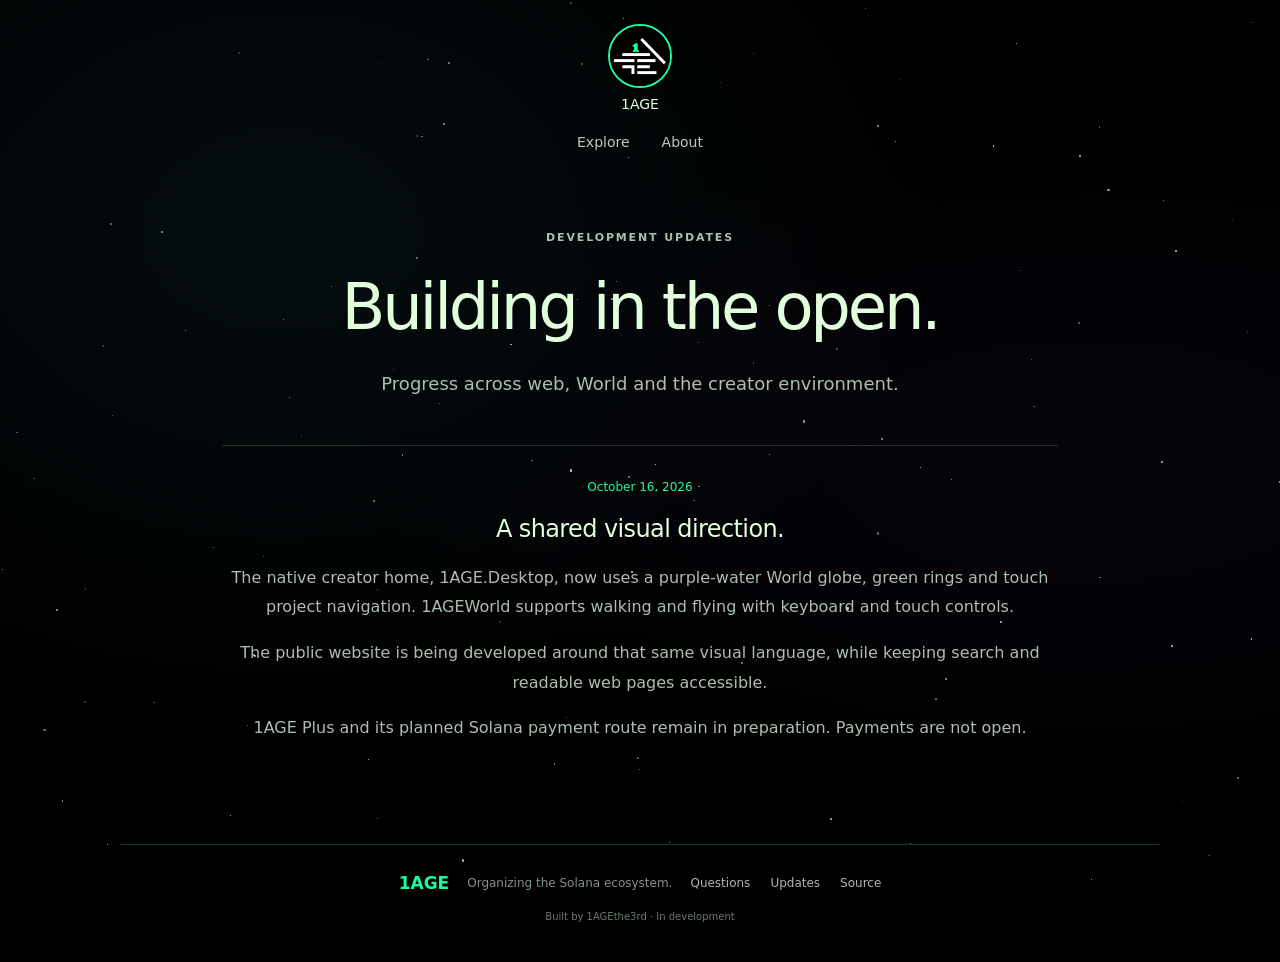
<file: updates/index.html>
<!doctype html>
<html lang="en"><head><meta charset="utf-8"><meta name="viewport" content="width=device-width,initial-scale=1">
<!-- 1AGE release: cosmic-console-20261019-r1 -->
<title>AGE</title><meta name="description" content="Follow development of the 1AGE website, World navigation, creator desktop and planned Plus membership."><meta name="theme-color" content="#000000">
<link rel="canonical" href="https://1age.com/updates/"><meta property="og:type" content="website"><meta property="og:site_name" content="1AGE">
<meta property="og:title" content="1AGE development updates — Web, World and Plus"><meta property="og:description" content="Follow development of the 1AGE website, World navigation, creator desktop and planned Plus membership."><meta property="og:url" content="https://1age.com/updates/">
<meta property="og:image" content="https://1age.com/assets/1age-logo.png"><meta property="og:image:alt" content="1AGE logo"><meta name="twitter:card" content="summary">
<link rel="stylesheet" href="/style.css?v=console-r1">
<script type="application/ld+json">{"@context":"https://schema.org","@graph":[{"@type":"Organization","@id":"https://1age.com/#publisher","name":"1AGEthe3rd","url":"https://1age.com/about/","logo":"https://1age.com/assets/1age-logo.png","sameAs":["https://github.com/1AGEthe3rd"]},{"@type":"WebSite","@id":"https://1age.com/#website","name":"1AGE","alternateName":"1AGE.com","url":"https://1age.com/","description":"A discovery platform organizing the Solana ecosystem.","publisher":{"@id":"https://1age.com/#publisher"}},{"@type":"WebPage","@id":"https://1age.com/updates/#page","url":"https://1age.com/updates/","name":"1AGE development updates \u2014 Web, World and Plus","description":"Follow development of the 1AGE website, World navigation, creator desktop and planned Plus membership.","isPartOf":{"@id":"https://1age.com/#website"}}]}</script><link rel="stylesheet" href="/orbit-home.css?v=console-r1"><link rel="icon" href="/favicon.ico" sizes="16x16 32x32 48x48 64x64"><link rel="icon" type="image/png" sizes="96x96" href="/assets/favicon-1-96.png"><link rel="icon" type="image/svg+xml" sizes="any" href="/assets/favicon-1.svg?v=20261021"><link rel="apple-touch-icon" sizes="180x180" href="/assets/apple-touch-icon-1.png"></head>
<body class="content-page"><a class="skip" href="#main">Skip to content</a><div class="starfield" aria-hidden="true"></div>
<header class="site-header"><div class="header-hub"><div class="header-wings" id="header-wings" hidden></div><button class="brand" type="button" aria-label="1AGE menu" aria-expanded="false" aria-controls="header-wings"><span class="brand-circle"><img src="/assets/1age-logo.svg" alt="" width="84" height="84"></span><span class="brand-name">1AGE</span></button></div>
<nav aria-label="Main navigation"><a href="/ecosystem/">Explore</a><a href="/about/">About</a></nav></header>
<main id="main" class="article"><p class="eyebrow">DEVELOPMENT UPDATES</p><h1>Building in the open.</h1><p class="lead">Progress across web, World and the creator environment.</p><article class="update-entry"><time datetime="2026-10-16">October 16, 2026</time><h2>A shared visual direction.</h2><p>The native creator home, 1AGE.Desktop, now uses a purple-water World globe, green rings and touch project navigation. 1AGEWorld supports walking and flying with keyboard and touch controls.</p><p>The public website is being developed around that same visual language, while keeping search and readable web pages accessible.</p><p>1AGE Plus and its planned Solana payment route remain in preparation. Payments are not open.</p></article></main>
<footer><a href="/">1AGE</a><span>Organizing the Solana ecosystem.</span><nav aria-label="Footer"><a href="/faq/">Questions</a><a href="/updates/">Updates</a><a href="https://github.com/1AGEthe3rd/1age" rel="noopener noreferrer">Source</a></nav><small>Built by 1AGEthe3rd · In development</small></footer>
<script src="/world.js?v=console-r1" defer></script><script src="/home-controls.js?v=console-r1" defer></script></body></html>
</file>
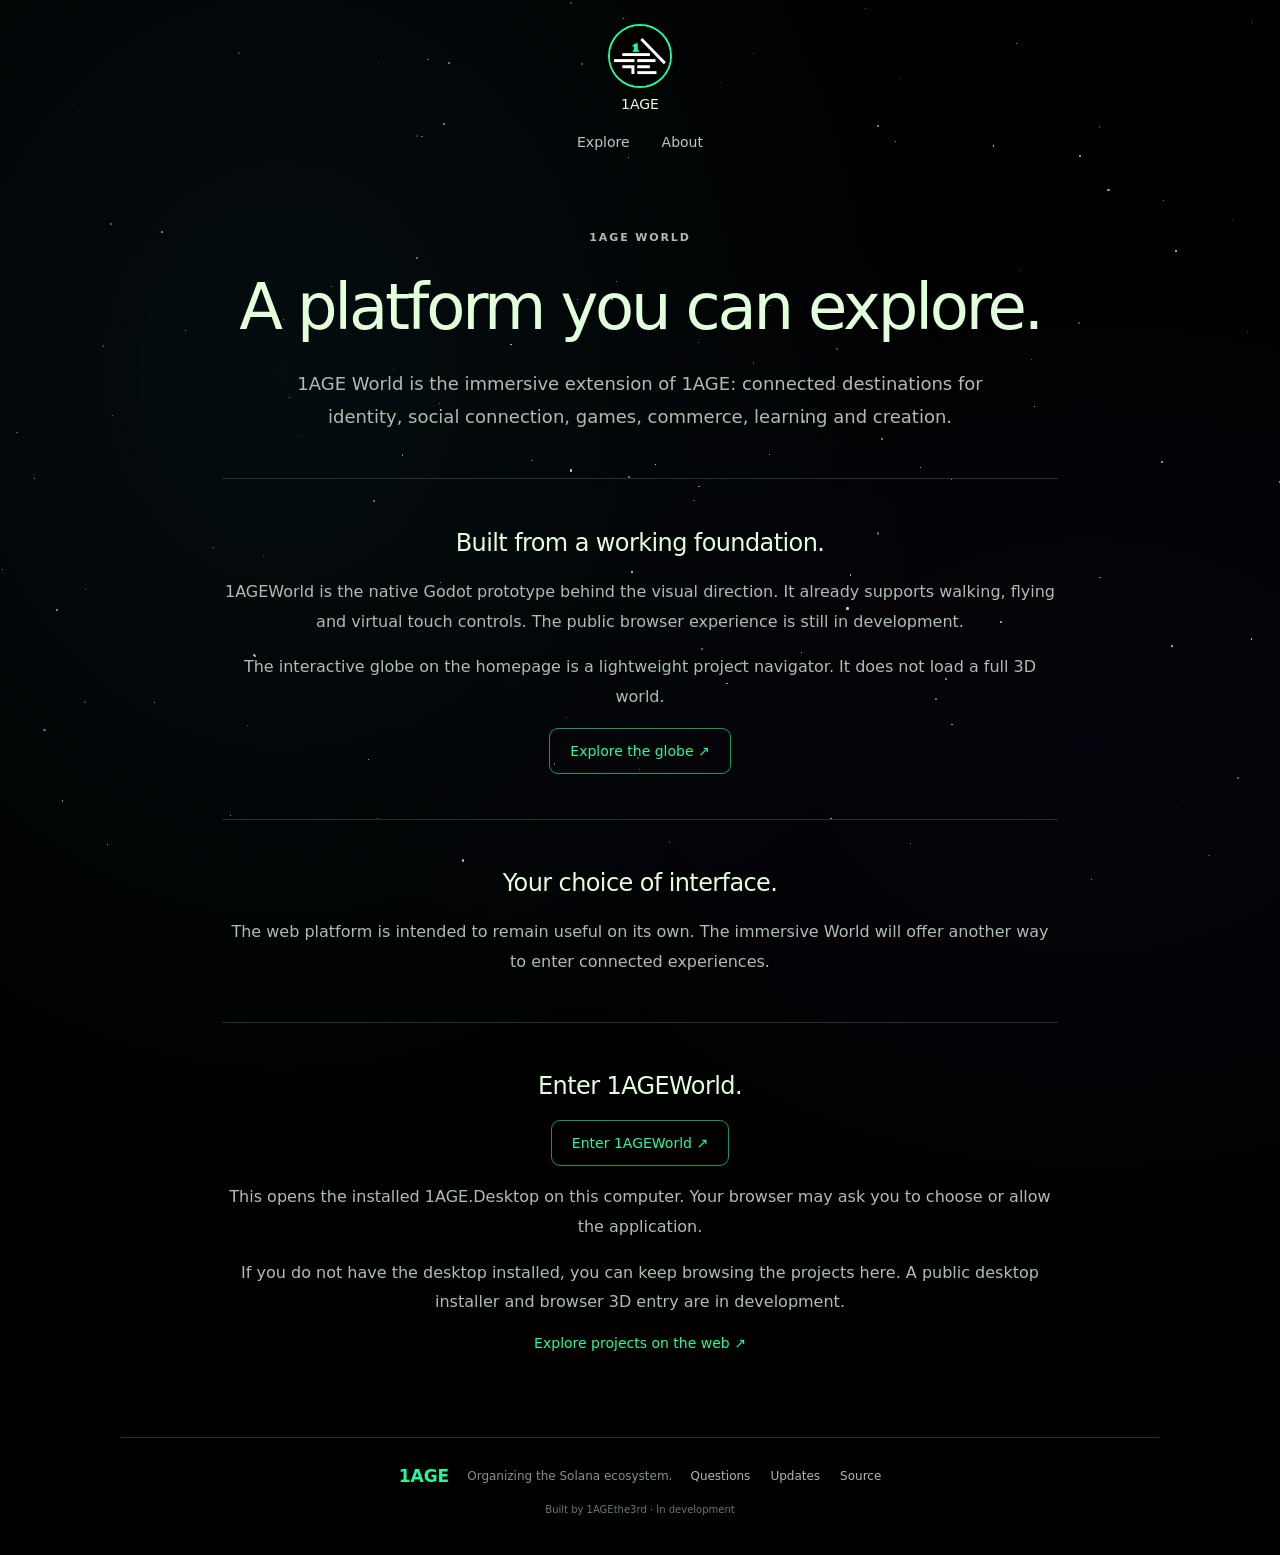
<file: world/index.html>
<!doctype html>
<html lang="en"><head><meta charset="utf-8"><meta name="viewport" content="width=device-width,initial-scale=1">
<!-- 1AGE release: cosmic-console-20261019-r1 -->
<title>AGE</title><meta name="description" content="Discover the vision for 1AGE World: connected places to explore, create and participate, alongside the functional web platform."><meta name="theme-color" content="#000000">
<link rel="canonical" href="https://1age.com/world/"><meta property="og:type" content="website"><meta property="og:site_name" content="1AGE">
<meta property="og:title" content="1AGE World — The immersive layer of 1AGE"><meta property="og:description" content="Discover the vision for 1AGE World: connected places to explore, create and participate, alongside the functional web platform."><meta property="og:url" content="https://1age.com/world/">
<meta property="og:image" content="https://1age.com/assets/1age-logo.png"><meta property="og:image:alt" content="1AGE logo"><meta name="twitter:card" content="summary">
<link rel="stylesheet" href="/style.css?v=console-r1">
<script type="application/ld+json">{"@context":"https://schema.org","@graph":[{"@type":"Organization","@id":"https://1age.com/#publisher","name":"1AGEthe3rd","url":"https://1age.com/about/","logo":"https://1age.com/assets/1age-logo.png","sameAs":["https://github.com/1AGEthe3rd"]},{"@type":"WebSite","@id":"https://1age.com/#website","name":"1AGE","alternateName":"1AGE.com","url":"https://1age.com/","description":"A discovery platform organizing the Solana ecosystem.","publisher":{"@id":"https://1age.com/#publisher"}},{"@type":"WebPage","@id":"https://1age.com/world/#page","url":"https://1age.com/world/","name":"1AGE World \u2014 The immersive layer of 1AGE","description":"Discover the vision for 1AGE World: connected places to explore, create and participate, alongside the functional web platform.","isPartOf":{"@id":"https://1age.com/#website"}}]}</script><link rel="stylesheet" href="/orbit-home.css?v=console-r1"><link rel="icon" href="/favicon.ico" sizes="16x16 32x32 48x48 64x64"><link rel="icon" type="image/png" sizes="96x96" href="/assets/favicon-1-96.png"><link rel="icon" type="image/svg+xml" sizes="any" href="/assets/favicon-1.svg?v=20261021"><link rel="apple-touch-icon" sizes="180x180" href="/assets/apple-touch-icon-1.png"></head>
<body class="content-page"><a class="skip" href="#main">Skip to content</a><div class="starfield" aria-hidden="true"></div>
<header class="site-header"><div class="header-hub"><div class="header-wings" id="header-wings" hidden></div><button class="brand" type="button" aria-label="1AGE menu" aria-expanded="false" aria-controls="header-wings"><span class="brand-circle"><img src="/assets/1age-logo.svg" alt="" width="84" height="84"></span><span class="brand-name">1AGE</span></button></div>
<nav aria-label="Main navigation"><a href="/ecosystem/">Explore</a><a href="/about/">About</a></nav></header>
<main id="main" class="article"><p class="eyebrow">1AGE WORLD</p><h1>A platform you can explore.</h1><p class="lead">1AGE World is the immersive extension of 1AGE: connected destinations for identity, social connection, games, commerce, learning and creation.</p><section><h2>Built from a working foundation.</h2><p>1AGEWorld is the native Godot prototype behind the visual direction. It already supports walking, flying and virtual touch controls. The public browser experience is still in development.</p><p>The interactive globe on the homepage is a lightweight project navigator. It does not load a full 3D world.</p><a class="button" href="/">Explore the globe ↗</a></section><section><h2>Your choice of interface.</h2><p>The web platform is intended to remain useful on its own. The immersive World will offer another way to enter connected experiences.</p></section><section id="desktop-entry"><h2>Enter 1AGEWorld.</h2><a class="button" href="oneage://world/enter">Enter 1AGEWorld ↗</a><p>This opens the installed 1AGE.Desktop on this computer. Your browser may ask you to choose or allow the application.</p><p>If you do not have the desktop installed, you can keep browsing the projects here. A public desktop installer and browser 3D entry are in development.</p><a class="text-link" href="/">Explore projects on the web ↗</a></section></main>
<footer><a href="/">1AGE</a><span>Organizing the Solana ecosystem.</span><nav aria-label="Footer"><a href="/faq/">Questions</a><a href="/updates/">Updates</a><a href="https://github.com/1AGEthe3rd/1age" rel="noopener noreferrer">Source</a></nav><small>Built by 1AGEthe3rd · In development</small></footer>
<script src="/world.js?v=console-r1" defer></script><script src="/home-controls.js?v=console-r1" defer></script></body></html>
</file>
<file: style.css>
:root{color-scheme:dark;--green:#1bfd9c;--dormant:#e2ffdc;--muted:#9aa9a4;--line:#1b352b;--purple:#9945ff;font-family:Inter,ui-sans-serif,system-ui,-apple-system,BlinkMacSystemFont,"Segoe UI",sans-serif;background:#000;color:var(--dormant)}*{box-sizing:border-box}body{margin:0;background:radial-gradient(ellipse at 22% 24%,#07151a99,transparent 47%),radial-gradient(ellipse at 85% 48%,#14092060,transparent 46%),#000;min-height:100vh}a{color:var(--green);text-underline-offset:4px}button,input{font:inherit}button,a,input,summary{-webkit-tap-highlight-color:transparent}button{cursor:pointer}button:disabled{cursor:default}button:focus-visible,a:focus-visible,input:focus-visible,summary:focus-visible,.project-orbit:focus-visible{outline:2px solid var(--dormant);outline-offset:6px}button{color:var(--green);background:#06110c;border:1px solid var(--line)}a:hover{color:#fff}.sr-only{position:absolute;width:1px;height:1px;padding:0;margin:-1px;overflow:hidden;clip:rect(0,0,0,0);white-space:nowrap;border:0}.skip{position:fixed;top:0;left:16px;transform:translateY(-150%);z-index:30;padding:12px;background:#000}.skip:focus{transform:none}.site-header{max-width:1240px;margin:auto;padding:24px 32px;display:flex;align-items:center;justify-content:space-between;position:relative;z-index:4}.brand{display:inline-flex;gap:12px;align-items:center;color:#fff;text-decoration:none;font-size:21px;font-weight:800;letter-spacing:.02em}.brand img{object-fit:contain}.site-header nav{display:flex;gap:30px;align-items:center}.site-header nav a{font-size:14px;text-decoration:none;color:#bcc9c1}.site-header nav .plus-link{color:var(--green);border-bottom:1px solid var(--green);padding:9px 0}.plus-link span{margin-left:15px}.eyebrow{font-size:11px;font-weight:650;letter-spacing:.17em;line-height:1.8;color:var(--green)}.search-home{padding:28px 24px 0;text-align:center;position:relative;z-index:3}.search-home .eyebrow{margin:0 0 14px}.search-home h1{font-size:clamp(22px,3.2vw,42px);font-weight:500;letter-spacing:-.045em;margin:0 0 25px;color:#eef9f1}.search-form{display:flex;align-items:center;width:min(100%,640px);height:60px;margin:auto;border:1px solid #2a6750;border-radius:14px;background:#000e;box-shadow:0 0 30px #1bfd9c09}.search-form>span{font-size:31px;margin:0 15px;color:var(--green)}.search-form input{width:0;flex:1;min-width:0;background:none;border:0;color:#fff;padding:15px 0;outline-offset:0}.search-form input::placeholder{color:#71877a;font-size:14px}.search-form button{height:44px;padding:0 18px;margin-right:7px;border-radius:9px;border-color:#276047;background:#0a2417;font-size:13px}.search-form button:hover{background:var(--green);color:#000}.search-form button span{margin-left:10px}.quick-links{display:flex;gap:20px;flex-wrap:wrap;justify-content:center;margin-top:14px}.quick-links button{border:0;background:transparent;padding:7px 0;font-size:12px;color:#9baea0}.quick-links button:hover{color:var(--green)}.universe{text-align:center;max-width:1100px;margin:38px auto 50px;position:relative}.world-caption{font-size:11px;letter-spacing:.15em;display:flex;justify-content:center;align-items:center;gap:10px;color:var(--green)}.world-caption>span:last-child{color:#778d80;letter-spacing:0;margin-left:4px}.signal-dot{display:inline-block;width:6px;height:6px;border-radius:100%;background:var(--green);box-shadow:0 0 12px #1bfd9c99;flex:none}.world-scene{--earth:clamp(160px,26vw,300px);height:510px;position:relative;isolation:isolate;margin-top:8px}.project-orbit{position:absolute;width:min(88%,780px);height:400px;left:50%;top:50%;transform:translate(-50%,-50%);border:1px dashed #1bfd9c25;border-radius:50%;touch-action:none;z-index:3;outline-offset:10px}.project-planet{position:absolute;left:50%;top:50%;--planet-size:68px;width:var(--planet-size);height:var(--planet-size);border-radius:100%;background:radial-gradient(circle at 45% 35%,#15171b,#050708 75%);border:2px solid var(--accent);display:grid;place-items:center;color:var(--accent);text-decoration:none;transform:translate(calc(-50% + var(--x,0px)),calc(-50% + var(--y,0px)));will-change:transform}.project-planet:hover,.project-planet:active{background:var(--accent);color:#000}.project-planet svg{width:65%;height:65%;pointer-events:none}.project-planet>span{position:absolute;top:calc(100% + 7px);left:50%;transform:translateX(-50%);white-space:nowrap;font-size:10px;letter-spacing:.06em;color:var(--accent);background:#000d;padding:2px 7px;border-radius:4px;pointer-events:none}.world-globe{position:absolute;top:50%;left:50%;width:var(--earth);height:var(--earth);transform:translate(-50%,-50%);border:1px solid var(--green);border-radius:50%;padding:0;overflow:hidden;background:#1b1030;z-index:4;box-shadow:0 0 0 6px #1bfd9c09,0 0 45px #1bfd9c0b}.globe-texture{position:absolute;inset:0;background-image:url('/assets/world-atlas.png');background-size:600% 400%;background-position:0 0;background-repeat:no-repeat;border-radius:50%}.saturn{width:calc(var(--earth)*1.82);height:calc(var(--earth)*.50);border:1px solid #1bfd9caa;border-radius:50%;position:absolute;left:50%;top:50%;transform:translate(-50%,-50%) rotate(-16deg);background:radial-gradient(ellipse,transparent 56%,#1bfd9c20 57%,#1bfd9c0d 66%,transparent 67%);box-shadow:inset 0 0 0 10px #1bfd9c0b;pointer-events:none}.saturn.back{z-index:1}.saturn.front{z-index:5;clip-path:inset(50% 0 0 0)}.world-controls{display:flex;align-items:center;justify-content:center;gap:16px;margin:0 auto 18px;position:relative;z-index:4}.world-controls button{height:38px;width:42px;border:1px solid #24563e;border-radius:9px;font-size:21px}.world-controls span{font-size:11px;color:#81938a}.text-link{font-size:12px;text-decoration:none;color:var(--green);display:inline-block}.starfield{position:fixed;inset:0;pointer-events:none;overflow:hidden;z-index:0}.star{position:absolute;width:2px;height:2px;background:#b9e8dc;border-radius:50%;opacity:.4}.star.bright{width:3px;height:3px;box-shadow:0 0 10px 3px #70b9ff30;animation:shimmer 7s ease-in-out infinite}.star.bright::after{content:"";height:1px;width:11px;position:absolute;left:-4px;top:1px;background:#b5e8ff77}@keyframes shimmer{50%{opacity:.25}0%,100%{opacity:.9}}main,footer{position:relative}.results-section{max-width:1040px;margin:0 auto;padding:0 32px 45px}.results-header{display:flex;flex-wrap:wrap;gap:12px;justify-content:space-between;border-top:1px solid var(--line);padding-top:23px}.results-header h2{font-size:14px;font-weight:450;margin:0}.index-note{font-size:11px;color:#84988b}.results{display:grid;grid-template-columns:repeat(auto-fit,minmax(min(100%,270px),1fr));gap:20px;margin-top:20px}.result-card{padding:23px 0;border-top:1px solid var(--line)}.result-topline{display:flex;justify-content:space-between;align-items:center;gap:15px}.result-topline h2{font-size:20px;margin:0}.result-type,.result-status,.result-tags{font-size:11px;color:#8fa898}.result-status{text-transform:uppercase;letter-spacing:.1em}.result-description{font-size:14px;line-height:1.7;color:#b8c9bd}.result-tags{display:flex;flex-wrap:wrap;gap:10px;margin-bottom:20px}.result-link{font-size:12px}.empty-state{padding:15px 0;color:#b8c9bd;font-size:14px}.platform-intro{max-width:1040px;margin:auto;padding:45px 32px 65px;border-top:1px solid var(--line)}.platform-intro h2,.plus-strip h2{font-size:clamp(27px,4vw,43px);font-weight:450;line-height:1.2;letter-spacing:-.035em;margin:18px 0}.platform-intro>p:not(.eyebrow){max-width:600px;line-height:1.85;color:#a8bcae;font-size:15px}.platform-intro .text-link{margin-top:10px}.plus-strip{max-width:976px;margin:0 auto 70px;border-top:1px solid #24533d;border-bottom:1px solid #24533d;background:linear-gradient(100deg,#0b201260,#0000);padding:35px 25px;display:flex;gap:40px;justify-content:space-between;align-items:center}.plus-strip h2{font-size:27px}.plus-strip p:not(.eyebrow){color:#9eafa4;line-height:1.7;max-width:510px;font-size:14px}.button{display:inline-block;border:1px solid #1bfd9c99;color:var(--green);padding:14px 20px;border-radius:9px;text-decoration:none;font-size:13px;white-space:nowrap}.button:hover{background:var(--green);color:#000}footer{max-width:1040px;margin:auto;padding:28px 32px 40px;border-top:1px solid var(--line);display:flex;flex-wrap:wrap;gap:18px;align-items:center;font-size:12px;color:#7e9285}footer>a{font-size:17px;font-weight:700;text-decoration:none}footer nav{margin-left:auto;display:flex;gap:20px}footer nav a{color:#a7baad;text-decoration:none}footer small{flex-basis:100%;font-size:10px;color:#657b6c}.article{max-width:900px;padding:55px 32px 85px;margin:auto}.article>h1{font-size:clamp(35px,6vw,64px);font-weight:450;letter-spacing:-.05em;line-height:1.1;margin:24px 0}.lead{font-size:18px;line-height:1.8;color:#acbfaf;max-width:700px}.article section,.directory-entry,.update-entry{margin-top:45px;border-top:1px solid var(--line);padding-top:30px;scroll-margin-top:24px}.article h2{font-size:24px;font-weight:500;letter-spacing:-.025em}.article p{line-height:1.85;color:#acbfaf}.article a{font-size:14px}.article strong{color:var(--dormant);font-weight:500}.ecosystem-entry{display:flex;gap:30px}.entry-icon{flex:none;width:58px;height:58px;color:var(--accent);margin-top:8px}.entry-icon svg{width:100%;height:100%}.ecosystem-entry h2{margin:10px 0;color:var(--accent)}.ecosystem-entry .lead-small{font-size:19px;color:var(--dormant);margin:0}.ecosystem-entry .eyebrow{font-size:10px}.membership-status{margin:30px 0;padding:17px 20px;border:1px solid #255c41;display:flex;align-items:center;gap:12px;font-size:14px;border-radius:8px}.article details{border-bottom:1px solid var(--line);padding:25px 0}.article summary{cursor:pointer;font-size:18px;line-height:1.6}.article details p{margin-bottom:0}.update-entry time{font-size:12px;color:var(--green)}.directory-entry .eyebrow{font-size:10px}
@media(min-width:1200px){.world-scene{height:550px}.project-orbit{height:420px}}@media(max-width:700px){.search-home h1{font-size:28px;margin-bottom:20px}.search-form{height:56px}.quick-links{gap:20px}.universe{margin-top:34px}.world-caption{font-size:9px;gap:7px}.world-caption>span:last-child{font-size:10px}.world-scene{--earth:clamp(150px,42vw,230px);height:390px;margin-top:4px}.project-orbit{width:76%;height:300px}.project-planet{--planet-size:54px}.project-planet>span{font-size:8px}.world-controls{gap:10px}.world-controls span{font-size:10px}.world-controls button{width:36px;height:34px}.results-section,.platform-intro{padding-left:24px;padding-right:24px}.plus-strip{margin:0 24px 50px;display:block;padding:25px 0;background:transparent}.plus-strip .button{margin-top:14px}.article{padding:35px 24px 65px}.lead{font-size:16px}.ecosystem-entry{gap:20px}.entry-icon{width:40px;height:40px}.article h2{font-size:22px}footer{margin:0 24px;padding:25px 0}footer>span{font-size:10px}}@media(max-width:370px){.search-home h1{font-size:25px}.world-caption>span:last-child{display:none}.project-planet{--planet-size:48px}.project-orbit{width:74%;height:275px}}

/* Shared cinematic World treatment. */
[hidden]{display:none!important}
.site-header{flex-direction:column;justify-content:center;gap:20px;padding:24px 20px 12px}
.brand{flex-direction:column;gap:3px;font-size:25px;letter-spacing:.12em;line-height:1.2}
.brand img{width:84px;height:84px;aspect-ratio:1;object-fit:contain;border-radius:50%;background:#000}
.site-header nav{justify-content:center;gap:32px}
.site-header nav a{display:inline-block;font-size:14px}
.search-home{padding-top:20px}
.search-form{display:grid;grid-template-columns:44px minmax(0,1fr) auto;gap:10px;padding:7px;height:auto;min-height:60px}
.search-form>span{margin:0;font-size:30px}
.search-form input{appearance:none;-webkit-appearance:none;display:block;width:100%;min-width:0;max-width:100%;height:44px;padding:10px 4px;margin:0;border:0;border-radius:5px;background:#000;box-shadow:none;outline:none}
.search-form input:focus-visible{outline:0;box-shadow:inset 0 -2px var(--green)}
.search-form:focus-within{border-color:var(--green);box-shadow:0 0 18px #1bfd9c18}
.search-form button{margin:0;flex-shrink:0;white-space:nowrap}
.world-scene{touch-action:auto}
.project-orbit{z-index:6;pointer-events:none}
.project-planet{pointer-events:auto;background:#000}
.project-planet.is-selected{box-shadow:0 0 0 4px #000,0 0 0 5px var(--accent)}
.project-planet:hover,.project-planet:active{background:var(--accent);color:#000}
.globe-texture{background-image:url('/assets/world-surface.png');background-size:200% 100%}
.globe-blend{opacity:0}
.saturn{background:transparent url('/assets/world-ring.svg') center/100% 100% no-repeat;border:0;box-shadow:none;animation:ring-balance 110s ease-in-out infinite;transform-origin:center}
@keyframes ring-balance{0%,100%{transform:translate(-50%,-50%) rotate(-16deg) scaleY(1)}33%{transform:translate(-50%,-50%) rotate(-13deg) scaleY(1.07)}66%{transform:translate(-50%,-50%) rotate(-19deg) scaleY(.96)}}
.project-preview{width:100%;margin:0 auto 60px;padding:30px 0 0;border-top:1px solid var(--line);text-align:center}
.project-preview>h2{font-size:clamp(26px,4vw,40px);font-weight:500;margin:12px 20px;color:var(--dormant)}
.project-preview>p{margin:12px 24px;color:#a8bcae;line-height:1.7}
.project-preview>p.eyebrow{color:var(--green)}
.preview-controls{display:flex;justify-content:center;align-items:center;gap:18px;margin:22px 0}
.preview-controls button{width:40px;height:36px;border-radius:9px;font-size:20px}
.preview-controls span{font-size:12px;color:var(--muted)}
.preview-track{display:flex;gap:24px;overflow-x:auto;overscroll-behavior-x:contain;scroll-snap-type:x mandatory;padding:8px max(24px,calc((100vw - 1320px)/2)) 26px;scrollbar-color:#1bfd9c60 #070c09;scroll-padding-inline:24px;text-align:center}
.preview-card{display:flex;flex:0 0 clamp(300px,32vw,450px);flex-direction:column;align-items:center;scroll-snap-align:start;border:1px solid #1b352b;border-radius:18px;background:#000;color:var(--dormant);padding:0 24px 28px;text-decoration:none;overflow:hidden}
.preview-card:hover{border-color:var(--accent);color:var(--dormant)}
.preview-art{width:calc(100% + 48px);height:170px;display:grid;place-items:center;background:radial-gradient(ellipse at center,#11231c 0,#000 70%);color:var(--accent);position:relative;margin-bottom:24px}
.preview-art::before{content:'';position:absolute;width:170px;height:55px;border:1px solid var(--accent);border-radius:50%;transform:rotate(-20deg);opacity:.45}
.preview-art svg{position:relative;width:75px;height:75px;padding:8px;border-radius:50%;background:#000}
.preview-card h3{font-size:23px;font-weight:500;line-height:1.3;margin:12px 0}
.preview-card p{font-size:14px;line-height:1.8;color:#9fb3a5;margin:0 0 24px}
.preview-card .text-link{margin-top:auto}
.platform-intro,.plus-strip,.article{text-align:center}
.platform-intro>p:not(.eyebrow),.plus-strip p:not(.eyebrow),.lead{margin-left:auto;margin-right:auto}
.plus-strip{flex-direction:column;gap:12px}
.ecosystem-entry{flex-direction:column;align-items:center;gap:12px}
footer{justify-content:center;text-align:center}footer nav{margin-left:0;justify-content:center}footer small{text-align:center}
@media(max-width:700px){.brand img{width:76px;height:76px}.search-form{grid-template-columns:30px minmax(0,1fr) auto;gap:6px}.search-form button{padding:0 12px}.search-form button span{margin-left:4px}.search-form input::placeholder{font-size:12px}.preview-track{gap:16px;padding-left:24px;padding-right:24px}.preview-card{flex-basis:82vw;max-width:380px}.preview-art{height:145px}.project-preview{margin-bottom:40px}}
@media(prefers-reduced-motion:reduce){*,*::before,*::after{animation:none!important;scroll-behavior:auto!important}.project-planet{will-change:auto}}

/* Interactive workspace: circular previews directly beneath the World controls. */
.world-globe{border-color:#9945ff;background:#000;box-shadow:0 0 0 6px #9945ff10,0 0 35px #9945ff14}
.universe{margin-bottom:4px}
.world-controls{margin-bottom:6px}
.project-preview{border:0;margin-top:0;padding-top:4px;margin-bottom:20px}
.orbit-preview-heading{display:flex;justify-content:center;align-items:center;gap:14px;margin:2px 20px 10px}
.orbit-preview-heading .eyebrow{margin:0}
.orbit-preview-heading h2{font-size:18px;font-weight:500;margin:0}
.preview-track{padding-top:8px;padding-bottom:12px;gap:28px}
.preview-card{flex-basis:clamp(240px,28vw,360px);border:0;background:transparent;border-radius:0;padding:0 12px 12px;overflow:visible}
.preview-card:hover{border:0}
.preview-art{width:100%;height:auto;aspect-ratio:1;border-radius:50%;border:2px solid var(--accent);background:radial-gradient(circle at 45% 40%,#10231c,#000 70%);overflow:hidden;margin:0 0 14px;box-shadow:inset 0 0 35px #000}
.preview-art::before{width:80%;height:27%;opacity:.6}
.preview-art svg{width:38%;height:38%;padding:8%;box-sizing:content-box;border:1px solid var(--accent)}
.preview-card:hover .preview-art{box-shadow:0 0 22px #1bfd9c18,inset 0 0 35px #000}
.preview-card .eyebrow{font-size:10px}
.preview-card h3{font-size:18px;line-height:1.45;margin:8px 0}
.preview-card p{position:absolute;width:1px;height:1px;overflow:hidden;clip-path:inset(50%);white-space:nowrap}
.preview-card .text-link{font-size:11px;margin-top:5px}
.preview-controls{margin:6px 0 20px}
.workspace-links{display:flex;flex-wrap:wrap;justify-content:center;gap:28px;padding:16px 24px 32px}
.workspace-links a{font-size:13px;text-decoration:none}
@media(max-width:700px){.preview-track{gap:18px}.preview-card{flex-basis:68vw;max-width:300px}.preview-art{height:auto}.orbit-preview-heading{gap:10px}.orbit-preview-heading h2{font-size:16px}}

/* One compact emblem/name lockup, reused by every project header. */
.brand{gap:0}
.brand-name{position:relative;margin-top:-20px;line-height:1;font-size:22px;letter-spacing:.08em;z-index:1}
.world-entry{position:absolute;z-index:8;left:50%;top:calc(50% + var(--earth)*.1);transform:translateX(-50%);background:#000;border:1px solid var(--green);border-radius:30px;padding:12px 17px;font-size:11px;font-weight:700;letter-spacing:.08em;white-space:nowrap;box-shadow:0 0 18px #000}
.world-entry:hover{background:var(--green);color:#000}
.world-entry>span{font-size:18px;vertical-align:middle;margin-right:5px}
.project-switcher{margin:0 auto 22px;width:min(100%,1000px);padding:0 24px}
.strip-heading{display:flex;justify-content:center;gap:16px;align-items:center;margin-bottom:10px}
.strip-heading h2{font-size:11px;letter-spacing:.15em;color:var(--green);font-weight:600}
.strip-heading>span{font-size:11px;color:var(--muted)}
.project-strip{display:flex;gap:24px;overflow-x:auto;scroll-snap-type:x mandatory;scroll-padding-inline:12px;overscroll-behavior-x:contain;padding:12px 12px 20px;scrollbar-color:#1bfd9c60 #070c09}
.project-tile{display:flex;flex:0 0 144px;flex-direction:column;align-items:center;gap:12px;background:transparent;border:0;padding:4px 4px 10px;scroll-snap-align:center;color:var(--accent);font-size:12px}
.project-tile-icon{display:grid;place-items:center;width:102px;height:102px;border-radius:50%;border:2px solid var(--accent);background:#000}
.project-tile-icon svg{width:58%;height:58%;pointer-events:none}
.project-tile[aria-pressed="true"] .project-tile-icon{background:var(--accent);color:#000;box-shadow:0 0 18px #1bfd9c18}
.preview-card{flex:0 0 42%;max-width:none}
.preview-art{width:min(100%,340px);align-self:center}
.preview-track,.project-strip{cursor:grab;user-select:none;-webkit-user-select:none}
.is-dragging{cursor:grabbing;scroll-snap-type:none}
.workspace-links button{border:0;background:transparent;padding:0;font-size:13px}
.world-dialog{width:min(460px,calc(100vw - 36px));max-height:85vh;overflow:auto;padding:32px 28px;background:#000;color:var(--green);border:1px solid var(--green);border-radius:24px;text-align:center;box-shadow:0 0 80px #1bfd9c12}
.world-dialog::backdrop{background:#000c;backdrop-filter:blur(5px)}
.world-dialog h2{font-size:27px;font-weight:500;margin:16px 0 24px}
.world-dialog p{font-size:13px;line-height:1.8;color:#b0c7b9}
.world-dialog .eyebrow{color:var(--green)}
.world-dialog .dialog-close{position:absolute;right:12px;top:10px;font-size:26px;border:0;background:transparent;width:36px;height:36px}
.world-native-link{display:block;padding:16px;border:1px solid var(--green);border-radius:30px;background:var(--green);color:#000;text-decoration:none;font-size:16px;font-weight:650}
.world-dialog>[data-browse-projects]{display:block;width:100%;padding:14px;border-radius:30px;margin:22px 0 16px;border-color:#2b6d4e;background:#000}
.world-dialog .world-entry-note{font-size:11px;color:#849d8c;margin-bottom:0}
@media(max-width:700px){.brand-name{margin-top:-18px;font-size:20px}.project-switcher{padding:0 16px}.project-tile{flex-basis:124px}.project-tile-icon{width:90px;height:90px}.project-strip{gap:16px}.preview-card{flex-basis:78%;max-width:none}.preview-art{width:min(100%,300px)}.world-entry{padding:8px 12px;font-size:9px;top:calc(50% + var(--earth)*.08)}}

/* The homepage is a viewport-sized workspace, on mouse and touch laptops alike. */
.home-screen{height:100vh;height:100dvh;min-height:0;display:flex;flex-direction:column;padding:env(safe-area-inset-top) env(safe-area-inset-right) env(safe-area-inset-bottom) env(safe-area-inset-left)}
.home-screen .site-header{flex:none;width:100%;padding:6px 16px 8px;gap:0}
.home-screen .brand img{width:64px;height:64px}
.home-screen .brand-name{font-size:18px;margin-top:-16px}
.home-screen #main{flex:1;min-height:0;display:flex;flex-direction:column}
.home-screen .search-home{flex:none;padding:0 20px}
.home-screen .search-home h1.sr-only{margin:0}
.home-screen .search-form{min-height:52px;padding:4px;grid-template-columns:34px minmax(0,1fr) auto}
.home-screen .search-form input{height:40px;font-size:16px}
.home-screen .search-form button{height:40px}
.home-screen .quick-links{margin-top:4px;gap:20px}
.home-screen .quick-links button{padding:5px 0;font-size:11px}
.home-screen .universe{flex:1;min-height:0;display:flex;flex-direction:column;width:min(100%,1100px);margin:0 auto}
.home-screen .world-scene{flex:1;min-height:0;height:auto;margin:0;container-type:size;--earth:min(34cqw,max(40px,calc(100cqh - 180px)),300px)}
.home-screen .project-orbit{width:min(calc(100cqw - 100px),max(120px,calc(180cqh - 180px)),780px);height:min(420px,max(60px,calc(100cqh - 120px)))}
.home-screen .project-planet{--planet-size:clamp(40px,min(9cqw,16cqh),76px)}
.home-screen .world-controls{flex:none;min-height:44px;gap:14px;padding:4px 12px 8px;margin:0}
.home-screen .world-controls button{height:34px;width:40px}
.home-screen .world-controls span{font-size:11px}
.home-screen .world-entry{font-size:10px;padding:9px 14px}
.home-screen .project-planet>span{font-size:9px;top:calc(100% + 4px)}
.world-scene,.project-orbit,.project-planet,.world-globe,.world-entry{touch-action:pinch-zoom}
.world-scene{user-select:none;-webkit-user-select:none}
.project-planet{-webkit-user-drag:none}
.home-screen .results-section{position:fixed;z-index:25;left:50%;top:150px;transform:translateX(-50%);width:min(calc(100% - 32px),850px);max-height:calc(100dvh - 180px);overflow:auto;overscroll-behavior:contain;background:#000;border:1px solid #276047;border-radius:20px;padding:18px 22px;box-shadow:0 12px 80px #000}
.home-screen .results-header{padding-top:0;border:0;align-items:center;gap:8px}
.home-screen .results-header .index-note{flex-basis:100%}
.home-screen [data-close-results]{margin-left:auto;width:36px;height:36px;border-radius:50%;font-size:24px;flex:none}
@media(max-width:700px){
 .home-screen .site-header{padding-top:4px;padding-bottom:7px}
 .home-screen .brand img{width:58px;height:58px}
 .home-screen .brand-name{font-size:17px;margin-top:-15px}
 .home-screen .search-home{padding:0 14px}
 .home-screen .search-form{grid-template-columns:24px minmax(0,1fr) auto;gap:4px}
 .home-screen .quick-links{gap:16px}
 .home-screen .world-scene{--earth:min(48cqw,max(40px,calc(100cqh - 154px)),230px)}
 .home-screen .project-orbit{width:calc(100cqw - 76px);height:min(440px,max(60px,calc(100cqh - 104px)))}
 .home-screen .project-planet{--planet-size:clamp(40px,min(14cqw,17cqh),60px)}
 .home-screen .world-controls{gap:10px}
 .home-screen .world-controls span{font-size:10px}
 .home-screen .saturn{display:none;animation:none}
 .home-screen .world-entry{font-size:9px;padding:7px 9px}
}
@media(max-height:480px){
 .home-screen .site-header{padding:2px 12px 4px}
 .home-screen .brand img{width:42px;height:42px}
 .home-screen .brand-name{font-size:13px;margin-top:-11px}
 .home-screen .quick-links{display:none}
 .home-screen .search-form{min-height:44px}
 .home-screen .search-form input,.home-screen .search-form button{height:34px}
 .home-screen .world-controls{min-height:38px;padding-bottom:4px}
}
</file>
<file: orbit-home.css>
:root{--ui-planet-size:64px;--planet-label-gap:6px}
.header-hub{position:relative;width:100%;display:flex;justify-content:center}
.brand{position:relative;display:flex;align-items:center;flex-direction:column;padding:0;gap:var(--planet-label-gap);border:0;background:transparent;color:var(--dormant);font:inherit;letter-spacing:0;z-index:2}
.brand-circle,.header-planet-circle{width:var(--ui-planet-size);height:var(--ui-planet-size);border:2px solid var(--purple);border-radius:50%;display:grid;place-items:center;background:#000;overflow:hidden}
.home-screen .brand .brand-circle img,.brand .brand-circle img{width:100%;height:100%;padding:4px;border:0;border-radius:50%;background:transparent;object-fit:contain}
.brand[aria-expanded="true"] .brand-circle,.brand:active .brand-circle{background:var(--purple);box-shadow:0 0 18px #9945ff80}
.home-screen .brand-name,.brand-name{margin:0;font-size:14px;font-weight:500;line-height:20px;letter-spacing:0}
.home-screen .site-header{padding:10px 12px 8px;min-height:0}
.header-wings{position:absolute;inset:0;pointer-events:none}
.header-planet{position:absolute;left:50%;top:0;transform:translateX(calc(-50% + var(--slot)*(var(--ui-planet-size) + 16px)));pointer-events:auto;display:flex;align-items:center;flex-direction:column;gap:var(--planet-label-gap);border:0;background:transparent;color:var(--green);text-decoration:none;padding:0;font-size:14px;line-height:20px;white-space:nowrap}
.header-planet-circle{border-color:var(--green);font-size:19px;font-weight:600}
.header-planet-circle svg{width:62%;height:62%}
.header-planet:active .header-planet-circle{background:var(--green);color:#000;box-shadow:0 0 18px #1bfd9c80}
.header-planet:disabled{opacity:.38;cursor:default}
.home-screen .search-form input{font-size:16px}
.home-screen .quick-links button{font-size:14px}
.home-screen .world-scene{--earth:180px}
.home-screen .project-orbit{width:var(--orbit-diameter,320px);height:var(--orbit-diameter,320px)}
.home-screen .project-planet{--planet-size:var(--ui-planet-size)}
.home-screen .project-planet>span{font-size:14px;line-height:20px;letter-spacing:0;top:calc(100% + var(--planet-label-gap));padding:0 5px}
.home-screen .project-planet[data-upper="true"]>span{top:auto;bottom:calc(100% + var(--planet-label-gap))}
.home-screen .world-scene:not(.showing-peek) .project-planet.is-selected{background:#000;color:var(--accent);box-shadow:none}
.home-screen .showing-peek .project-planet.is-selected{background:var(--accent);color:#000;box-shadow:0 0 0 3px #000,0 0 20px var(--accent)}
.home-screen .world-controls{min-height:24px;padding:0 90px 6px;gap:0}
.home-screen .world-controls>span{font-size:13px;line-height:18px;color:#c3dacc;text-align:center}
.home-screen .world-controls button{position:fixed;bottom:max(18px,env(safe-area-inset-bottom));width:var(--ui-planet-size);height:var(--ui-planet-size);min-width:44px;min-height:44px;border-radius:50%;border:2px solid var(--green);background:#000;color:var(--green);font-size:30px;box-shadow:0 0 0 4px #1bfd9c09;z-index:12;touch-action:manipulation}
.home-screen [data-rotate="-1"]{left:max(18px,env(safe-area-inset-left))}
.home-screen [data-rotate="1"]{right:max(18px,env(safe-area-inset-right))}
.home-screen .world-controls button:active{background:var(--green);color:#000;box-shadow:0 0 20px #1bfd9c70}
.home-screen .world-entry{visibility:hidden;pointer-events:none;top:calc(50% + var(--earth)*.27);padding:8px 20px;font-size:15px;letter-spacing:0;border-radius:30px;z-index:10;color:var(--green);text-decoration:none;background:#000}
.home-screen .globe-hover:not(.showing-peek) .world-entry,.home-screen .globe-selected:not(.showing-peek) .world-entry,.home-screen .world-entry:focus-visible{visibility:visible;pointer-events:auto}
.home-screen .world-entry:hover,.home-screen .world-entry:active{background:var(--green);color:#000}
.world-globe::after{content:'';position:absolute;inset:0;background:var(--green);opacity:0;z-index:3;pointer-events:none;transition:opacity .12s}
.globe-selected:not(.showing-peek) .world-globe::after,.globe-pressed:not(.showing-peek) .world-globe::after{opacity:.68}
.globe-selected:not(.showing-peek) .world-globe,.globe-pressed:not(.showing-peek) .world-globe{border-color:var(--green);box-shadow:0 0 28px #1bfd9c80}
.world-letter{position:absolute;left:50%;top:47%;z-index:4;font-size:clamp(14px,2vw,22px);font-weight:700;white-space:nowrap;color:#e2ffdc;text-shadow:0 2px 5px #000;pointer-events:none;transform:translate(-50%,-50%)}
.globe-selected .world-letter,.globe-pressed .world-letter{color:#000;text-shadow:none}
.showing-peek .world-letter{display:none}
.project-peek{position:absolute;inset:0;width:100%;height:100%;object-fit:cover;border-radius:50%;z-index:5;pointer-events:none}
.preview-expand{position:absolute;z-index:10;left:calc(50% + var(--earth)*.44);top:calc(50% + var(--earth)*.26);width:44px;height:44px;font-size:26px;border:2px solid var(--purple);border-radius:50%;background:#000}
.preview-expand:active{background:var(--purple);color:#000}
.preview-view{width:min(82vw,76dvh,700px);aspect-ratio:1;padding:0;border:2px solid var(--purple);border-radius:50%;background:#000;overflow:visible;box-shadow:0 0 55px #9945ff30}
.preview-view>img{width:100%;height:100%;display:block;object-fit:cover;border-radius:50%}
.preview-view form{position:absolute;bottom:-52px;left:calc(50% - 22px)}
.preview-view button{width:44px;height:44px;border-radius:50%;font-size:28px;background:#000;border-color:var(--purple)}
.preview-view::backdrop,.header-contact::backdrop,.gesture-guide::backdrop{background:#000d}
.header-contact,.gesture-guide{width:min(360px,calc(100vw - 24px));padding:30px 24px;border:2px solid var(--purple);border-radius:28px;background:#000;color:var(--green);text-align:center;max-height:calc(100dvh - 24px);overflow:auto}
.header-contact p,.gesture-guide p{font-size:16px;line-height:1.6;color:#e2ffdc}
.header-contact>a{display:block;margin:16px 0}
.header-contact form button{position:absolute;right:10px;top:8px;border:0;background:transparent;font-size:24px}
.gesture-guide label{display:block;font-size:15px;margin:20px 0}
.gesture-guide input{accent-color:var(--green);width:18px;height:18px;vertical-align:middle}
.gesture-guide>button{border-radius:24px;background:var(--green);color:#000;padding:12px 24px;font-size:16px}
.gesture-visual{display:flex;align-items:center;justify-content:center;gap:22px;font-size:28px}
.demo-globe{display:grid;place-items:center;border:2px solid var(--purple);border-radius:50%;width:64px;height:64px;animation:gesture-demo 2.6s ease-in-out infinite}
@keyframes gesture-demo{25%{transform:translateX(-12px) rotate(-20deg)}75%{transform:translateX(12px) rotate(20deg)}}
.world-help{position:absolute;top:10px;right:12px;width:44px;height:44px;border-radius:50%;font-size:20px;background:#000;border-color:var(--purple);z-index:9}
@media(min-width:701px) and (any-pointer:coarse){.home-screen .search-form input{font-size:18px}.home-screen .search-form button{font-size:16px}}
@media(max-width:700px){.home-screen .brand-name,.home-screen .project-planet>span,.header-planet{font-size:13px}.home-screen .world-controls>span{font-size:12px}.header-planet{transform:translateX(calc(-50% + var(--slot)*(var(--ui-planet-size) + 10px)))}}
@media(max-height:500px){.home-screen .site-header{position:absolute;top:4px;left:12px;width:60px;padding:0;z-index:15}.home-screen .site-header:has(.brand[aria-expanded="true"]){left:0;width:100%;padding:5px 0;background:#000}.home-screen .search-home{padding:8px 14px 0 84px}.home-screen .quick-links{display:none}}
/* Shared console theme, responsive to available space rather than device name. */
[hidden]{display:none!important}
.brand-circle{border-color:var(--green)}
.brand[aria-expanded="true"] .brand-circle,.brand:active .brand-circle,.brand.is-pressing .brand-circle{background:var(--green);box-shadow:0 0 20px #1bfd9c70}
.home-screen .brand .brand-circle img,.brand .brand-circle img{padding:0;transform:scale(1.23)}
.header-planet,.pop-planet{color:#fff}
.header-planet-circle{border-color:#fff;color:#fff}
.header-planet.is-pressing,.pop-planet.is-pressing{color:var(--green)}
.header-planet.is-pressing .header-planet-circle,.pop-planet.is-pressing .pop-circle{background:var(--green);color:#000;border-color:var(--green)}
.brand-circle,.header-planet-circle,.pop-circle,.project-planet,.search-circle{transition:scale .14s,background .14s,box-shadow .14s}
.is-pressing .brand-circle,.is-pressing .header-planet-circle,.is-pressing .pop-circle,.project-planet.is-pressing,.search-circle.is-pressing{scale:1.10}
.project-planet.is-pressing{background:var(--accent)!important;color:#000!important;box-shadow:0 0 20px var(--accent)!important}
.project-planet.is-pressing>span{color:var(--green)}
.home-screen .project-orbit{height:var(--orbit-height,var(--orbit-diameter,320px))}
.home-screen .search-home{position:relative;display:flex;align-items:center;flex-direction:column;padding:0 12px 4px;flex:none;z-index:16}
.search-circle{display:grid;place-items:center;width:44px;height:44px;border-radius:50%;border:2px solid var(--green);background:#000;color:var(--green);font-size:30px;line-height:1}
.search-circle[aria-expanded="true"]{background:var(--green);color:#000}
.home-screen .search-form{width:min(780px,calc(100vw - 32px));margin:8px auto 0;box-sizing:border-box;display:flex;gap:8px}
.home-screen .search-form input{min-width:0;flex:1;width:0;outline:0;border:0;box-shadow:none;background:transparent}
.home-screen .quick-links{display:none}
.home-screen .world-controls button{font-size:24px;font-weight:700}
.menu-open .project-orbit{visibility:hidden;pointer-events:none}
.side-menu{position:fixed;z-index:25;bottom:calc(var(--ui-planet-size) + 42px);display:flex;flex-direction:column;gap:16px;padding:16px;background:#000e;border-radius:40px;border:1px solid #294437;max-height:calc(100dvh - 150px);overflow:auto}
.side-menu[data-side="L"]{left:max(12px,env(safe-area-inset-left))}.side-menu[data-side="R"]{right:max(12px,env(safe-area-inset-right))}
.pop-planet{display:flex;align-items:center;flex-direction:column;gap:6px;text-decoration:none;font-size:13px}.pop-circle{width:var(--ui-planet-size);height:var(--ui-planet-size);border:2px solid #fff;border-radius:50%;background:#000;display:grid;place-items:center;font-size:28px}
.planet-options{border:2px solid var(--green);border-radius:28px;background:#000;color:white;max-width:calc(100vw - 30px);padding:24px;min-width:230px;text-align:center}.planet-options::backdrop{background:#000a}.planet-options form{text-align:right}.planet-options button,.planet-options a{display:block;border:1px solid #fff;border-radius:25px;padding:12px 20px;color:white;background:black;text-decoration:none;margin:10px auto}.planet-options :is(button,a):active{background:var(--green);color:black}
.starfield .star{border-radius:50%;background:#fff;box-shadow:none;animation:gentle-star 9s ease-in-out infinite alternate}.starfield .star::before,.starfield .star::after{display:none}@keyframes gentle-star{to{opacity:.18}}
.world-letter{inset:50% auto auto 50%;transform:none!important;font-size:clamp(15px,2vw,24px);width:0;height:0}.world-letter b{position:absolute;top:0;left:0;display:block;font:inherit}
.console-controls{display:none}
@media(max-height:600px) and (orientation:landscape){
 .home-screen .site-header{position:absolute;top:8px;left:10px;width:58px;padding:0;z-index:24}.home-screen .site-header:has(.brand[aria-expanded="true"]){left:0;width:100%;background:#000e}
 .home-screen .brand-circle{width:46px;height:46px}.home-screen .brand-name{font-size:12px;line-height:14px}.home-screen .search-home{position:absolute;top:10px;left:calc(50% - 22px);padding:0}.home-screen.search-open .search-home{left:80px;right:80px}.home-screen .search-form{width:min(580px,calc(100vw - 170px));margin-top:4px;background:#000}.home-screen #main{padding-top:52px}.home-screen .universe{padding:0 100px}.home-screen .world-controls{padding-bottom:8px}.home-screen .world-controls>span{font-size:11px}.home-screen .header-planet{font-size:11px}.home-screen .world-scene{min-height:0}
}
.console-mode .console-controls{display:block}.console-mode .world-controls>button{bottom:14px;width:44px;height:44px;min-width:44px;min-height:44px;z-index:32}.console-mode .world-controls>[data-rotate="-1"]{left:134px}.console-mode .world-controls>[data-rotate="1"]{right:134px}
.stick{position:fixed;bottom:28px;width:100px;height:100px;border:2px solid var(--green);border-radius:50%;background:#000d;color:var(--green);touch-action:none;z-index:28;overflow:visible}.stick-left{left:max(16px,env(safe-area-inset-left))}.stick-right{right:max(16px,env(safe-area-inset-right))}.stick span{position:absolute;top:50%;left:50%;width:51px;height:51px;display:grid;place-items:center;border:2px solid var(--green);border-radius:50%;background:#041b11;transform:translate(-50%,-50%);font-size:20px;font-weight:700;pointer-events:none}
.game-buttons{position:fixed;right:24px;bottom:145px;display:grid;grid-template-columns:repeat(3,36px);grid-template-rows:repeat(3,30px);z-index:28}.game-buttons button,.altitude-buttons button,.console-menu{border:2px solid var(--green);color:white;background:#000;border-radius:50%;width:36px;height:36px;touch-action:none;padding:0}.game-buttons [data-game="Y"]{grid-area:1/2}.game-buttons [data-game="X"]{grid-area:2/1}.game-buttons [data-game="B"]{grid-area:2/3}.game-buttons [data-game="A"]{grid-area:3/2}.altitude-buttons{position:fixed;bottom:250px;right:27px;display:flex;gap:18px;z-index:28}.console-controls .is-pressing{background:var(--green);color:black;scale:1.08}.console-menu{position:fixed;bottom:14px;left:calc(50% - 18px);z-index:32}
@media(max-height:350px){.game-buttons{bottom:132px}.altitude-buttons{bottom:226px}.home-screen .world-controls>span{visibility:hidden}}
@media(prefers-reduced-motion:reduce){.starfield .star{animation:none}.brand-circle,.header-planet-circle,.pop-circle,.project-planet{transition:none}}

.pop-circle svg{width:62%;height:62%;fill:none;stroke:currentColor}
@media(max-height:600px) and (orientation:landscape){.project-planet[data-concealed="true"]{visibility:hidden;pointer-events:none}.home-screen .header-wings{background:#000e;min-height:85px}}

/* 1AGEthe3rd Build 001: studio branding */
.home-screen .brand-circle{background:#000;border-color:#1bfd9c;overflow:hidden}
.home-screen .brand-circle img{width:100%;height:100%;object-fit:contain;border-radius:50%;background:#000}
.home-screen .brand-name{font-size:clamp(11px,1.5vw,15px);margin-top:1px;letter-spacing:.025em}
/* ME is matched by its visible text/accessible label without changing other controls. */
.me-signal-green{background:#1bfd9c!important;color:#000!important;border-color:#1bfd9c!important}

/* Live media uses the established globe footprint. */
.project-live{position:absolute;z-index:5;inset:0;width:100%;height:100%;border:0;border-radius:50%;pointer-events:none;background:#010604}
.project-live-expanded{width:100%;height:100%;display:block;border:0;border-radius:50%;pointer-events:none}
#studio-ticker{font-size:clamp(11px,2.3vw,14px);text-align:center;line-height:1.25;max-width:42ch}
</file>
<file: responsive-home.css>
/* Shared homepage console: preserve existing controls, assets and orbit interaction. */
html[data-home-site][data-touch-layout] { --home-corner:clamp(48px,7vmin,76px); --home-stick:clamp(74px,14vmin,144px); }
html[data-home-site][data-touch-layout="portrait"] { --home-corner:48px; }
html[data-home-site][data-touch-layout] body.home-screen:not(.results-open):not(.information-open) {height:100dvh!important;min-height:0!important;width:100%!important;max-width:none!important;margin:0!important;overflow:hidden!important;}
html[data-home-site][data-touch-layout] .home-screen:not(.results-open):not(.information-open) #main {position:relative!important;display:block!important;width:100%!important;max-width:none!important;height:100dvh!important;min-height:0!important;max-height:none!important;margin:0!important;padding:0!important;}
html[data-home-site][data-touch-layout] .home-screen:not(.results-open):not(.information-open) .universe {position:absolute!important;inset:calc(var(--home-corner) + 18px) 0 calc(max(52px,var(--home-stick)*.55))!important;display:flex!important;align-items:stretch!important;justify-content:center!important;width:auto!important;max-width:none!important;height:auto!important;min-height:0!important;margin:0!important;padding:0!important;}
html[data-home-site][data-touch-layout="portrait"] .home-screen:not(.results-open):not(.information-open) .universe {inset:100px 0 64px!important;}
html[data-home-site][data-touch-layout] .home-screen:not(.results-open):not(.information-open) .world-scene {position:relative!important;flex:1!important;width:100%!important;max-width:none!important;height:100%!important;min-height:0!important;margin:0!important;isolation:isolate!important;overflow:visible!important;}
html[data-home-site][data-touch-layout] .home-screen .world-globe {width:var(--earth)!important;height:var(--earth)!important;z-index:4!important;touch-action:none!important;}
html[data-home-site][data-touch-layout] .home-screen .project-orbit {width:var(--orbit-diameter)!important;height:var(--orbit-height)!important;aspect-ratio:auto!important;inset:0!important;margin:auto!important;transform:none!important;border-radius:50%!important;pointer-events:none!important;touch-action:none!important;}
html[data-home-site][data-touch-layout] .home-screen .project-orbit[hidden] {display:none!important;}
html[data-home-site][data-orbit-depth="spatial"] .home-screen .project-orbit {z-index:auto!important;border:0!important;}
html[data-home-site][data-orbit-depth="spatial"] .home-screen .project-orbit::before,html[data-home-site][data-orbit-depth="spatial"] .home-screen .project-orbit::after {content:"";position:absolute;inset:0;border:1px solid #1bfd9c69;border-radius:50%;pointer-events:none;}
html[data-home-site][data-orbit-depth="spatial"] .home-screen .project-orbit::before {clip-path:inset(0 0 50% 0);z-index:1;}
html[data-home-site][data-orbit-depth="spatial"] .home-screen .project-orbit::after {clip-path:inset(50% 0 0 0);z-index:6;}
html[data-home-site][data-touch-layout] .home-screen .world-scene .project-orbit .project-planet {--planet-size:var(--ui-planet-size)!important;width:var(--planet-size)!important;height:var(--planet-size)!important;pointer-events:auto!important;touch-action:none!important;visibility:visible!important;transform:translate(calc(-50% + var(--x,0px)),calc(-50% + var(--y,0px))) scale(var(--depth-scale,1))!important;}
html[data-home-site][data-orbit-depth="spatial"] .home-screen .world-scene .project-orbit .project-planet {z-index:var(--orbit-layer,2)!important;background:radial-gradient(circle at 33% 27%,#263d35,#030706 70%);}
html[data-home-site][data-orbit-depth="spatial"] .home-screen .world-scene .project-orbit .project-planet.is-selected {box-shadow:0 0 22px var(--accent)!important;border-color:var(--accent)!important;color:var(--accent)!important;}
html[data-home-site][data-orbit-depth="flat"] .home-screen .project-orbit {z-index:6!important;border:1px solid #1bfd9c40!important;}
html[data-home-site][data-orbit-depth="flat"] .home-screen .project-orbit::before,html[data-home-site][data-orbit-depth="flat"] .home-screen .project-orbit::after {display:none!important;}
html[data-home-site][data-touch-layout] .home-screen .world-entry {z-index:10!important;}
html[data-home-site][data-touch-layout] .home-screen .project-planet>span {font-size:clamp(11px,1.8vmin,16px)!important;line-height:1.25!important;}
html[data-home-site][data-touch-layout] .home-screen .world-controls>button[data-rotate],html[data-home-site][data-touch-layout] .home-screen .console-controls :is(.game-buttons,.altitude-buttons,.console-menu) {display:none!important;}
html[data-home-site][data-touch-layout="portrait"] .home-screen .console-controls {display:none!important;}
html[data-home-site][data-touch-layout]:not([data-touch-layout="portrait"]) .home-screen.console-mode .console-controls {display:block!important;}
html[data-home-site][data-touch-layout] .home-screen .console-controls .stick {width:var(--home-stick)!important;height:var(--home-stick)!important;bottom:max(14px,env(safe-area-inset-bottom))!important;}
html[data-home-site][data-touch-layout] .home-screen .stick span {width:52%!important;height:52%!important;font-size:clamp(18px,3vmin,28px)!important;}
html[data-home-site][data-touch-layout] .home-screen .site-header,html[data-home-site][data-touch-layout] .home-screen .site-header:has(.brand[aria-expanded="true"]) {position:fixed!important;top:max(12px,env(safe-area-inset-top))!important;right:max(16px,env(safe-area-inset-right))!important;left:auto!important;width:var(--home-corner)!important;max-width:none!important;padding:0!important;transform:none!important;background:transparent!important;z-index:95!important;}
html[data-home-site][data-touch-layout] .home-screen .header-hub {width:100%!important;min-height:0!important;}
html[data-home-site][data-touch-layout] .home-screen .brand-circle {width:var(--home-corner)!important;height:var(--home-corner)!important;}
html[data-home-site][data-touch-layout] .home-screen .brand-name {display:block!important;white-space:nowrap;font-size:clamp(10px,1.8vmin,14px)!important;line-height:1.3!important;}
html[data-home-site][data-touch-layout] .home-screen .search-home,html[data-home-site][data-touch-layout] .home-screen.search-open .search-home {position:fixed!important;top:max(12px,env(safe-area-inset-top))!important;left:max(16px,env(safe-area-inset-left))!important;right:auto!important;width:auto!important;max-width:none!important;padding:0!important;transform:none!important;z-index:90!important;}
html[data-home-site][data-touch-layout] .home-screen .search-expander {margin:0!important;justify-content:flex-start!important;}
html[data-home-site][data-touch-layout] .home-screen .search-circle {width:var(--home-corner)!important;height:var(--home-corner)!important;min-width:var(--home-corner)!important;font-size:clamp(25px,4vmin,42px)!important;}
html[data-home-site][data-touch-layout] .home-screen.search-open .search-form:not([hidden]) {width:min(540px,calc(100vw - var(--home-corner)*2 - 54px))!important;min-width:0!important;max-width:none!important;}
html[data-home-site][data-touch-layout] .home-screen .quick-links {display:none!important;}
html[data-home-site][data-touch-layout] .home-screen .site-header .header-hub .header-wings.header-slider:not([hidden]) {inset:0 0 auto auto!important;width:min(540px,calc(100vw - 92px))!important;transform:none!important;}
html[data-home-site][data-touch-layout] .home-screen .header-slider-track {justify-content:flex-end!important;padding:0!important;}
html[data-home-site][data-touch-layout] .home-screen:not(.search-open):not(.results-open):not(.information-open).ticker-positioned .living-ticker {display:block!important;position:fixed!important;top:auto!important;bottom:max(14px,env(safe-area-inset-bottom))!important;left:calc(var(--home-stick) + 32px)!important;right:calc(var(--home-stick) + 32px)!important;width:auto!important;max-width:800px!important;margin:0 auto!important;z-index:30!important;}
html[data-home-site][data-touch-layout="portrait"] .home-screen:not(.search-open):not(.results-open):not(.information-open).ticker-positioned .living-ticker {left:12px!important;right:12px!important;}
html[data-home-site][data-touch-layout] .home-screen .world-controls {position:fixed!important;bottom:16px!important;left:calc(var(--home-stick) + 30px)!important;right:calc(var(--home-stick) + 30px)!important;margin:0!important;padding:0!important;z-index:20!important;}
html[data-home-site][data-touch-layout="portrait"] .home-screen .world-controls {left:12px!important;right:12px!important;}

/* Studio has a spatial dial in portrait as well; keep its preview expansion. */
html[data-home-site="studio"][data-touch-layout] .home-screen .world-controls {display:flex!important;min-height:0!important;}
html[data-home-site="studio"][data-touch-layout] .home-screen .world-controls>span {font-size:clamp(12px,1.8vmin,17px)!important;line-height:1.4!important;}
html[data-home-site="studio"][data-touch-layout] .home-screen .header-wings:not([hidden]) {display:flex!important;position:absolute!important;top:0!important;right:calc(var(--home-corner) + 12px)!important;left:auto!important;width:max-content!important;height:auto!important;min-height:0!important;max-width:calc(100vw - var(--home-corner) - 45px)!important;transform:none!important;gap:8px!important;padding:0!important;background:transparent!important;overflow:visible!important;}
html[data-home-site="studio"][data-touch-layout] .home-screen .header-wings .header-planet {position:relative!important;inset:auto!important;transform:none!important;width:var(--home-corner)!important;flex:none!important;pointer-events:auto!important;}
html[data-home-site="studio"][data-touch-layout] .home-screen .header-planet-circle {width:var(--home-corner)!important;height:var(--home-corner)!important;}
html[data-home-site="studio"][data-touch-layout] .home-screen .results-section:not([hidden]) {position:fixed!important;inset:calc(var(--home-corner) + 24px) 12px 16px!important;width:auto!important;max-width:1000px!important;margin:0 auto!important;max-height:none!important;overflow:auto!important;background:#000!important;z-index:91!important;}
html[data-home-site="studio"][data-touch-layout] .home-screen:has(.results-section:not([hidden])) :is(.universe,.console-controls) {visibility:hidden!important;pointer-events:none!important;}

/* Keep Enter above the front planet; both remain independently selectable. */
html[data-home-site][data-orbit-depth="spatial"] .home-screen .world-entry {top:calc(50% - var(--earth)*.25)!important;}
html[data-home-site][data-touch-layout] .home-screen .world-scene .project-orbit .project-planet[data-concealed="true"] {visibility:visible!important;}
/* Header plane: one horizontal track, no vertical reflow during sliding. */
html[data-home-site][data-touch-layout] .home-screen .site-header:has(.brand[aria-expanded="true"]) {left:calc(var(--home-corner) + 36px)!important;right:16px!important;width:auto!important;}
html[data-home-site][data-touch-layout] .home-screen .site-header .header-hub:has(.header-slider:not([hidden])) {min-height:calc(var(--home-corner) + 24px)!important;}
html[data-home-site][data-touch-layout] .home-screen .site-header .header-hub .header-wings.header-slider:not([hidden]) {position:relative!important;inset:auto!important;width:100%!important;max-width:none!important;transform:none!important;pointer-events:auto!important;}
html[data-home-site][data-touch-layout] .home-screen .header-hub .header-slider-track {position:relative!important;display:flex!important;flex-flow:row nowrap!important;align-items:flex-start!important;justify-content:flex-start!important;gap:12px!important;padding:0 2px 6px!important;overflow-x:auto!important;overflow-y:hidden!important;touch-action:pan-x!important;scroll-snap-type:none!important;scrollbar-width:none!important;}
html[data-home-site][data-touch-layout] .home-screen .header-hub .header-slider-track::-webkit-scrollbar{display:none;}
html[data-home-site][data-touch-layout] .home-screen .header-hub .header-slider-track :is(.brand,.header-planet) {position:relative!important;inset:auto!important;transform:none!important;flex:0 0 var(--home-corner)!important;width:var(--home-corner)!important;min-width:var(--home-corner)!important;margin:0!important;display:flex!important;flex-direction:column!important;align-items:center!important;gap:4px!important;}
html[data-home-site][data-touch-layout] .home-screen .header-hub .header-slider-track .header-planet-circle {width:var(--home-corner)!important;height:var(--home-corner)!important;flex:none!important;}
html[data-home-site][data-touch-layout] .home-screen .header-hub .header-slider-track .header-planet>span:last-child {font-size:11px!important;line-height:1.3!important;white-space:nowrap;}
html[data-home-site][data-touch-layout="portrait"] .home-screen .site-header {left:50%!important;right:auto!important;transform:translateX(-50%)!important;}
html[data-home-site][data-touch-layout="portrait"] .home-screen .site-header:has(.brand[aria-expanded="true"]) {left:12px!important;right:12px!important;width:auto!important;transform:none!important;}
html[data-home-site][data-touch-layout="portrait"] .home-screen .header-hub .header-slider-track {padding-inline:calc(50% - var(--home-corner)/2)!important;}
html[data-home-site][data-touch-layout="portrait"] .home-screen .search-home,
html[data-home-site][data-touch-layout="portrait"] .home-screen.search-open .search-home {top:calc(max(12px,env(safe-area-inset-top)) + var(--home-corner) + 26px)!important;left:50%!important;right:auto!important;transform:translateX(-50%)!important;}
html[data-home-site][data-touch-layout="portrait"] .home-screen .search-expander {display:flex!important;flex-flow:row nowrap!important;align-items:center!important;gap:8px!important;}
html[data-home-site][data-touch-layout="portrait"] .home-screen.search-open .search-form:not([hidden]) {position:static!important;flex:0 1 auto!important;margin:0!important;width:min(540px,calc(100vw - var(--home-corner) - 42px))!important;}
html[data-home-site][data-touch-layout="portrait"] .home-screen:not(.results-open):not(.information-open) .universe {top:calc(max(12px,env(safe-area-inset-top)) + var(--home-corner)*2 + 42px)!important;}

html[data-home-site="studio"][data-touch-layout] .home-screen .header-hub .header-slider-track .header-planet {position:relative!important;inset:auto!important;transform:none!important;}
html[data-home-site="studio"][data-touch-layout] .home-screen .search-home:has(.search-expander) .search-expander {display:flex!important;flex-flow:row nowrap!important;align-items:center!important;gap:8px!important;}
html[data-home-site="studio"][data-touch-layout] .home-screen.search-open .search-form:not([hidden]) {position:static!important;margin:0!important;}

/* Keep search icon and input in one horizontal plane at every width. */
html[data-home-site][data-touch-layout] .home-screen .search-home .search-expander {display:flex!important;flex-flow:row nowrap!important;align-items:center!important;justify-content:flex-start!important;width:max-content!important;max-width:calc(100vw - 32px)!important;flex:none!important;gap:8px!important;}
html[data-home-site][data-touch-layout] .home-screen .search-expander > .search-circle {width:var(--home-corner)!important;height:var(--home-corner)!important;flex:0 0 var(--home-corner)!important;order:0!important;}
html[data-home-site][data-touch-layout] .home-screen .search-expander > .search-form[hidden] {display:none!important;}
html[data-home-site][data-touch-layout] .home-screen.search-open .search-expander > .search-form:not([hidden]) {display:flex!important;position:static!important;flex:0 1 auto!important;min-width:0!important;order:1!important;margin:0!important;}
html[data-home-site][data-touch-layout="portrait"] .home-screen.search-open .search-expander > .search-form:not([hidden]) {width:min(540px,calc(100vw - var(--home-corner) - 42px))!important;}
html[data-home-site][data-touch-layout] .home-screen .header-hub .header-slider-track {box-sizing:border-box!important;width:100%!important;max-width:none!important;white-space:nowrap!important;}
html[data-home-site][data-touch-layout] .home-screen .header-hub .header-slider-track .brand {flex-shrink:0!important;}
</file>
<file: world-geo.css>
.world-geo-trigger{position:absolute;z-index:14;left:calc(50% - var(--earth)*.29);top:calc(50% - var(--earth)*.29);width:36px;height:36px;transform:translate(-50%,-50%);border:1px solid #1bfd9c;border-radius:50%;background:#00140fe8;color:#fff;font:700 23px system-ui;cursor:pointer;touch-action:manipulation;visibility:hidden}.world-scene.globe-selected .world-geo-trigger,.world-geo-trigger:focus-visible,html[data-home-site="studio"] .world-geo-trigger{visibility:visible}.world-geo{box-sizing:border-box;width:min(880px,96vw);height:min(780px,94dvh);max-width:none;max-height:none;padding:14px;border:1px solid #1bfd9c66;border-radius:16px;background:#030907;color:#fff;font:14px system-ui;overflow:auto;overscroll-behavior:contain}.world-geo[open]{display:flex;flex-direction:column;gap:9px}.world-geo::backdrop{background:#000d}.world-geo header,.geo-form,.geo-filter,.geo-controls{display:flex;align-items:center;gap:8px}.world-geo header{justify-content:space-between;color:#1bfd9c;letter-spacing:.1em}.world-geo button,.world-geo select,.world-geo input{font:inherit;color:#fff;background:#101e18;border:1px solid #345348;border-radius:9px;padding:8px;min-height:36px}.world-geo button{cursor:pointer}.geo-form input{flex:1;min-width:0}.geo-filter{justify-content:space-between;flex-wrap:wrap}.geo-status,.world-geo footer{font-size:12px;color:#aabbb3}.geo-body{display:grid;grid-template-columns:1.1fr 1fr;gap:12px;min-height:0;flex:1}.geo-view{display:flex;flex-direction:column;min-width:0;min-height:0}.geo-view canvas{display:block;width:100%;height: min(47dvh,400px);background:#000;border-radius:12px;touch-action:none}.geo-controls{justify-content:center;flex-wrap:wrap;margin:6px 0}.geo-focus{color:#1bfd9c;font-size:12px;min-height:17px;text-align:center}.geo-results{overflow:auto;min-height:100px;border:1px solid #223e31;border-radius:10px;padding:7px}.geo-results article{display:flex;flex-direction:column;gap:4px;padding:7px;border-bottom:1px solid #20342a}.geo-results .geo-item{text-align:left;font-weight:600}.geo-item[aria-pressed=true]{border-color:#1bfd9c}.geo-results small{color:#b5c3bc;font-size:11px}.world-geo a{color:#1bfd9c;text-decoration:underline;font-size:12px}.world-geo footer{line-height:1.4}@media(max-width:620px){.geo-body{display:flex;flex-direction:column;flex:none}.geo-view canvas{height:min(34dvh,310px)}.geo-results{max-height:27dvh}.world-geo{height:94dvh;padding:10px}}
</file>
